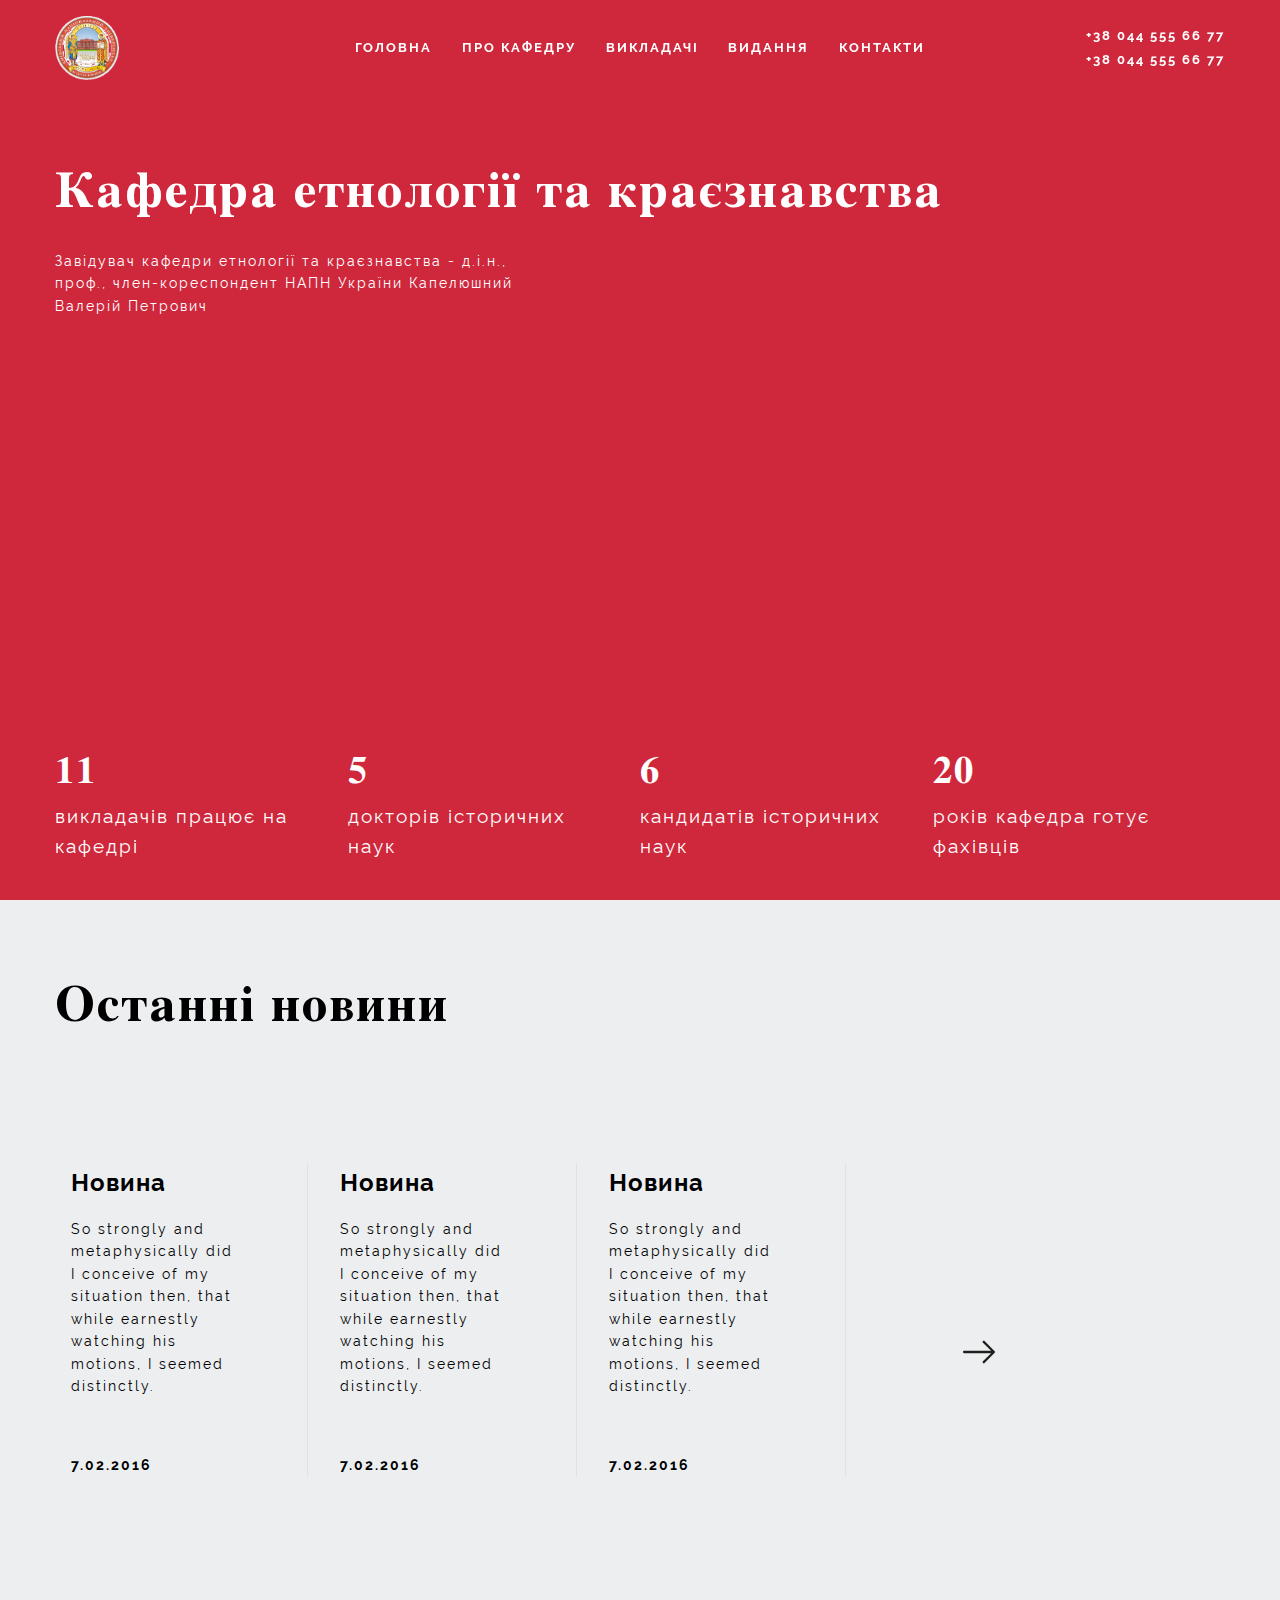
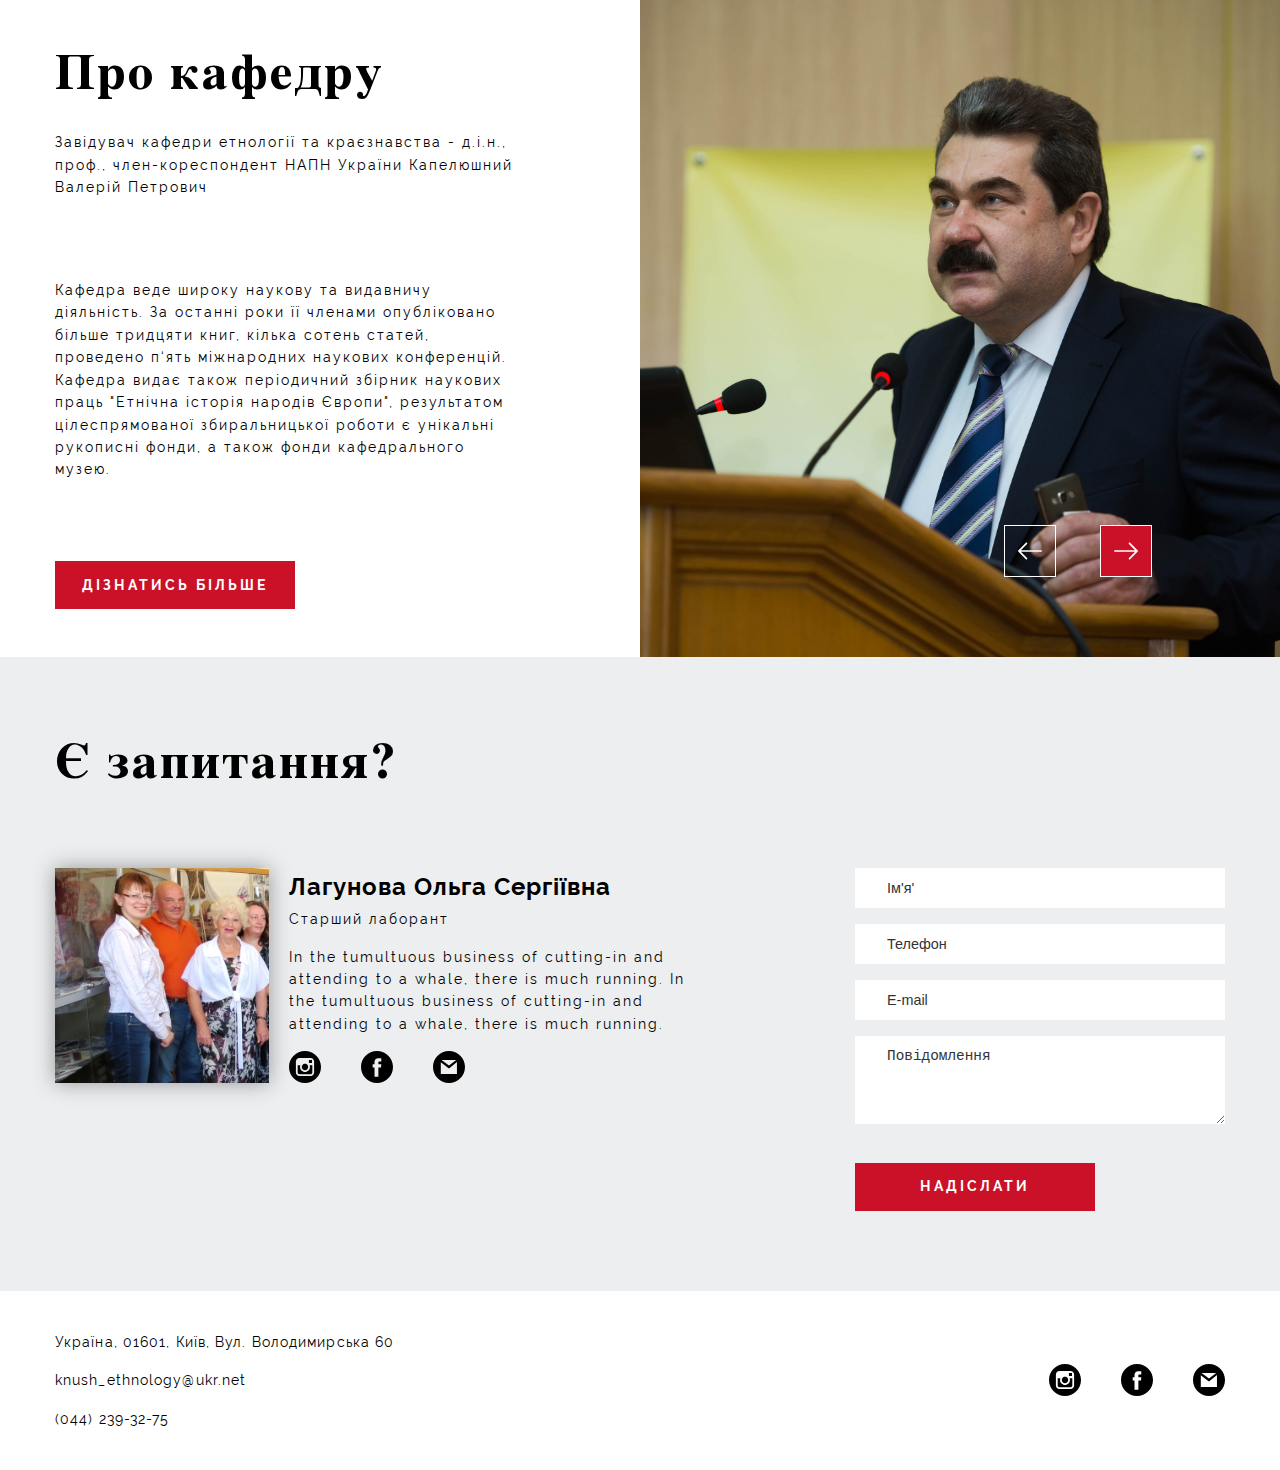
<file: index.html>
<!DOCTYPE html>
<html lang="ru">
  <head>
    <title></title>
    <meta charset="utf-8"/>
    <meta content="" name="author"/>
    <meta content="" name="description"/>
    <meta name="viewport" content="width=device-width, initial-scale=1.0"/>
    <meta name="HandheldFriendly" content="true"/>
    <meta name="format-detection" content="telephone=no"/>
    <meta content="IE=edge" http-equiv="X-UA-Compatible"/>
    <link rel="shortcut icon" href="img/favicon/favicon.png" type="image/x-icon"/>
    <link rel="apple-touch-icon" href="img/favicon/apple-touch-icon.png"/>
    <link rel="apple-touch-icon" sizes="72x72" href="img/favicon/apple-touch-icon-72x72.png"/>
    <link rel="apple-touch-icon" sizes="114x114" href="img/favicon/apple-touch-icon-114x114.png"/>
    <link rel="apple-touch-icon" sizes="144x144" href="img/favicon/apple-touch-icon-144x144.png"/>
    <link rel="apple-touch-icon" sizes="152x152" href="img/favicon/apple-touch-icon-152x152.png"/>
    <link rel="apple-touch-icon" sizes="180x180" href="img/favicon/apple-touch-icon-180x180.png"/>
    <link rel="stylesheet" href="css/vendor.css">
    <link rel="stylesheet" href="css/main.css">
  </head>
  <body>
    <div class="wrapper">
      <header class="header">
        <div class="container">
          <div class="header__inner">
            <div class="header__logo"><img class="header__logo-img" src="img/logo/logo.gif" alt="" role="presentation"/>
            </div>
            <nav class="header__nav"><a class="header__nav-item" href="index.html">Головна</a><a class="header__nav-item" href="about.html">Про кафедру</a><a class="header__nav-item" href="teachers.html">Викладачі</a><a class="header__nav-item" href="http://ethnic.history.univ.kiev.ua/" target="_blank">Видання</a><a class="header__nav-item" href="contacts.html">Контакти</a>
              <div class="header__nav-item header__nav-item--contacts"><a class="header__nav-item">+38 044 555 66 77</a><a class="header__nav-item">+38 044 555 66 77</a>
              </div>
            </nav>
            <div class="header__contacts"><a class="header__contacts-item">+38 044 555 66 77</a><a class="header__contacts-item">+38 044 555 66 77</a>
            </div>
            <div class="header__hamb">
              <div>
              </div>
              <div>
              </div>
              <div>
              </div>
            </div>
          </div>
        </div>
      </header>
      <main class="index" role="main">
        <section class="index-start" style="background-image: url(https://img.tsn.ua/cached/1469711365/tsn-ec97a3c0a2ace5bfabc1ed73666af320/thumbs/1340x530/39/e3/6e1474deaaeba4f28aa7be730a58e339.jpg)">
          <div class="container">
            <div class="index-start__inner">
              <div>
                <h3 class="title title--light">Кафедра етнології та краєзнавства
                </h3>
                <p class="index-start__text">Завідувач кафедри етнології та краєзнавства - д.і.н., проф., член-кореспондент НАПН України Капелюшний Валерій Петрович
                </p>
              </div>
              <div class="info_block">
                <div class="info_block__item">
                  <p class="info_block__item-title">11
                  </p>
                  <p class="info_block__item-text">викладачів працює на кафедрі
                  </p>
                </div>
                <div class="info_block__item">
                  <p class="info_block__item-title">5
                  </p>
                  <p class="info_block__item-text">докторів історичних наук
                  </p>
                </div>
                <div class="info_block__item">
                  <p class="info_block__item-title">6
                  </p>
                  <p class="info_block__item-text">кандидатів історичних наук
                  </p>
                </div>
                <div class="info_block__item">
                  <p class="info_block__item-title">20
                  </p>
                  <p class="info_block__item-text">років кафедра готує фахівців
                  </p>
                </div>
              </div>
            </div>
          </div>
        </section>
        <section class="news_block">
          <div class="container">
            <h3 class="title">Останні новини
            </h3>
            <div class="news_block__inner">
              <div class="news_block__item">
                <div class="news_block__item-body">
                  <h3 class="news_block__item-title">Новина
                  </h3>
                  <p class="news_block__item-text">So strongly and metaphysically did I conceive of my situation then, that while earnestly watching his motions, I seemed distinctly.
                  </p>
                  <p class="news_block__item-date">7.02.2016
                  </p>
                </div><a class="news_block__item-btn" href="#">
                <p>Читати
                </p>
                <svg version="1.1" xmlns="http://www.w3.org/2000/svg" xmlns:xlink="http://www.w3.org/1999/xlink" x="0px" y="0px" viewbox="0 0 31.49 31.49" style="enable-background:new 0 0 31.49 31.49;" xml:space="preserve">
                  <path style="fill:#1E201D;" d="M21.205,5.007c-0.429-0.444-1.143-0.444-1.587,0c-0.429,0.429-0.429,1.143,0,1.571l8.047,8.047H1.111              C0.492,14.626,0,15.118,0,15.737c0,0.619,0.492,1.127,1.111,1.127h26.554l-8.047,8.032c-0.429,0.444-0.429,1.159,0,1.587              c0.444,0.444,1.159,0.444,1.587,0l9.952-9.952c0.444-0.429,0.444-1.143,0-1.571L21.205,5.007z">   </path>
                </svg></a>
              </div>
              <div class="news_block__item">
                <div class="news_block__item-body">
                  <h3 class="news_block__item-title">Новина
                  </h3>
                  <p class="news_block__item-text">So strongly and metaphysically did I conceive of my situation then, that while earnestly watching his motions, I seemed distinctly.
                  </p>
                  <p class="news_block__item-date">7.02.2016
                  </p>
                </div><a class="news_block__item-btn" href="#">
                <p>Читати
                </p>
                <svg version="1.1" xmlns="http://www.w3.org/2000/svg" xmlns:xlink="http://www.w3.org/1999/xlink" x="0px" y="0px" viewbox="0 0 31.49 31.49" style="enable-background:new 0 0 31.49 31.49;" xml:space="preserve">
                  <path style="fill:#1E201D;" d="M21.205,5.007c-0.429-0.444-1.143-0.444-1.587,0c-0.429,0.429-0.429,1.143,0,1.571l8.047,8.047H1.111              C0.492,14.626,0,15.118,0,15.737c0,0.619,0.492,1.127,1.111,1.127h26.554l-8.047,8.032c-0.429,0.444-0.429,1.159,0,1.587              c0.444,0.444,1.159,0.444,1.587,0l9.952-9.952c0.444-0.429,0.444-1.143,0-1.571L21.205,5.007z">   </path>
                </svg></a>
              </div>
              <div class="news_block__item">
                <div class="news_block__item-body">
                  <h3 class="news_block__item-title">Новина
                  </h3>
                  <p class="news_block__item-text">So strongly and metaphysically did I conceive of my situation then, that while earnestly watching his motions, I seemed distinctly.
                  </p>
                  <p class="news_block__item-date">7.02.2016
                  </p>
                </div><a class="news_block__item-btn" href="#">
                <p>Читати
                </p>
                <svg version="1.1" xmlns="http://www.w3.org/2000/svg" xmlns:xlink="http://www.w3.org/1999/xlink" x="0px" y="0px" viewbox="0 0 31.49 31.49" style="enable-background:new 0 0 31.49 31.49;" xml:space="preserve">
                  <path style="fill:#1E201D;" d="M21.205,5.007c-0.429-0.444-1.143-0.444-1.587,0c-0.429,0.429-0.429,1.143,0,1.571l8.047,8.047H1.111              C0.492,14.626,0,15.118,0,15.737c0,0.619,0.492,1.127,1.111,1.127h26.554l-8.047,8.032c-0.429,0.444-0.429,1.159,0,1.587              c0.444,0.444,1.159,0.444,1.587,0l9.952-9.952c0.444-0.429,0.444-1.143,0-1.571L21.205,5.007z">   </path>
                </svg></a>
              </div>
              <div class="news_block__btn">
                <p class="news_block__btn-text">Всі новини
                </p><a class="news_block__btn-svg">
                <svg version="1.1" xmlns="http://www.w3.org/2000/svg" xmlns:xlink="http://www.w3.org/1999/xlink" x="0px" y="0px" viewbox="0 0 31.49 31.49" style="enable-background:new 0 0 31.49 31.49;" xml:space="preserve">
                  <path style="fill:#1E201D;" d="M21.205,5.007c-0.429-0.444-1.143-0.444-1.587,0c-0.429,0.429-0.429,1.143,0,1.571l8.047,8.047H1.111              C0.492,14.626,0,15.118,0,15.737c0,0.619,0.492,1.127,1.111,1.127h26.554l-8.047,8.032c-0.429,0.444-0.429,1.159,0,1.587              c0.444,0.444,1.159,0.444,1.587,0l9.952-9.952c0.444-0.429,0.444-1.143,0-1.571L21.205,5.007z"></path>
                </svg></a>
              </div>
            </div>
          </div>
        </section>
        <div class="about_block">
          <div class="container">
            <div class="about_block__inner">
              <h3 class="title">Про кафедру
              </h3>
              <p class="about_block__desc">Завідувач кафедри етнології та краєзнавства - д.і.н., проф., член-кореспондент НАПН України Капелюшний Валерій Петрович
              </p>
              <p class="about_block__text">Кафедра веде широку наукову та видавничу діяльність. За останні роки її членами опубліковано більше тридцяти книг, кілька сотень статей, проведено п‘ять міжнародних наукових конференцій. Кафедра видає також періодичний збірник наукових праць "Етнічна історія народів Європи", результатом цілеспрямованої збиральницької роботи є унікальні рукописні фонди, а також фонди кафедрального музею.
              </p><a class="btn" href="about.html">Дізнатись більше</a>
            </div>
          </div>
          <div class="about_block__gallery">
            <div class="about_block__gallery-item" style="background-image: url(img/1.jpg)">
            </div>
            <div class="about_block__gallery-item" style="background-image: url(img/2.jpg)">
            </div>
            <div class="about_block__gallery-item" style="background-image: url(img/4.jpg)">
            </div>
          </div>
        </div>
        <div class="contact_block">
          <div class="container">
            <h3 class="title">Є запитання?
            </h3>
            <div class="contact_block__inner">
              <div class="contact_block__left">
                <div class="contact_block__info">
                  <div class="contact_block__info-img" style="background-image: url(img/contacts.jpg)">
                  </div>
                  <div class="contact_block__info-block">
                    <div>
                      <h3 class="contact_block__info-name">Лагунова Ольга Сергіївна
                      </h3>
                      <p class="contact_block__info-pos">Старший лаборант
                      </p>
                    </div>
                    <p class="contact_block__info-text">In the tumultuous business of cutting-in and attending to a whale, there is much running. In the tumultuous business of cutting-in and attending to a whale, there is much running.
                    </p>
                    <div class="contact_block__info-socials"><a class="contact_block__info-socials-item contact_block__info-socials-item--ig" href="#">
                      <svg version="1.1" xmlns="http://www.w3.org/2000/svg" xmlns:xlink="http://www.w3.org/1999/xlink" x="0px" y="0px" width="49.652px" height="49.652px" viewbox="0 0 49.652 49.652" style="enable-background:new 0 0 49.652 49.652;" xml:space="preserve">
                        <path d="M24.825,29.796c2.739,0,4.972-2.229,4.972-4.97c0-1.082-0.354-2.081-0.94-2.897c-0.903-1.252-2.371-2.073-4.029-2.073                    c-1.659,0-3.126,0.82-4.031,2.072c-0.588,0.816-0.939,1.815-0.94,2.897C19.854,27.566,22.085,29.796,24.825,29.796z"></path>
                        <polygon points="35.678,18.746 35.678,14.58 35.678,13.96 35.055,13.962 30.891,13.975 30.907,18.762 			"></polygon>
                        <path d="M24.826,0C11.137,0,0,11.137,0,24.826c0,13.688,11.137,24.826,24.826,24.826c13.688,0,24.826-11.138,24.826-24.826                    C49.652,11.137,38.516,0,24.826,0z M38.945,21.929v11.56c0,3.011-2.448,5.458-5.457,5.458H16.164                    c-3.01,0-5.457-2.447-5.457-5.458v-11.56v-5.764c0-3.01,2.447-5.457,5.457-5.457h17.323c3.01,0,5.458,2.447,5.458,5.457V21.929z"></path>
                        <path d="M32.549,24.826c0,4.257-3.464,7.723-7.723,7.723c-4.259,0-7.722-3.466-7.722-7.723c0-1.024,0.204-2.003,0.568-2.897                    h-4.215v11.56c0,1.494,1.213,2.704,2.706,2.704h17.323c1.491,0,2.706-1.21,2.706-2.704v-11.56h-4.217                    C32.342,22.823,32.549,23.802,32.549,24.826z"></path>
                      </svg></a><a class="contact_block__info-socials-item contact_block__info-socials-item--fb" href="#">
                      <svg version="1.1" xmlns="http://www.w3.org/2000/svg" xmlns:xlink="http://www.w3.org/1999/xlink" x="0px" y="0px" width="49.652px" height="49.652px" viewbox="0 0 49.652 49.652" style="enable-background:new 0 0 49.652 49.652;" xml:space="preserve">
                        <path d="M24.826,0C11.137,0,0,11.137,0,24.826c0,13.688,11.137,24.826,24.826,24.826c13.688,0,24.826-11.138,24.826-24.826                    C49.652,11.137,38.516,0,24.826,0z M31,25.7h-4.039c0,6.453,0,14.396,0,14.396h-5.985c0,0,0-7.866,0-14.396h-2.845v-5.088h2.845                    v-3.291c0-2.357,1.12-6.04,6.04-6.04l4.435,0.017v4.939c0,0-2.695,0-3.219,0c-0.524,0-1.269,0.262-1.269,1.386v2.99h4.56L31,25.7z                    "></path>
                      </svg></a><a class="contact_block__info-socials-item contact_block__info-socials-item--mail" href="#">
                      <svg version="1.1" xmlns="http://www.w3.org/2000/svg" xmlns:xlink="http://www.w3.org/1999/xlink" x="0px" y="0px" viewbox="0 0 216 216" style="enable-background:new 0 0 216 216;" xml:space="preserve">
                        <path d="M108,0C48.353,0,0,48.353,0,108s48.353,108,108,108s108-48.353,108-108S167.647,0,108,0z M156.657,60L107.96,98.498                    L57.679,60H156.657z M161.667,156h-109V76.259l50.244,38.11c1.347,1.03,3.34,1.545,4.947,1.545c1.645,0,3.073-0.54,4.435-1.616                    l49.374-39.276V156z"></path>
                      </svg></a>
                    </div>
                  </div>
                </div>
              </div>
              <div class="contact_block__right">
                <form class="contact_block__form">
                  <div class="contact_block__form-item"><input class="input" placeholder="Ім'я'" name="" type="text"/>
                  </div>
                  <div class="contact_block__form-item"><input class="input" placeholder="Телефон" name="" type="text"/>
                  </div>
                  <div class="contact_block__form-item"><input class="input" placeholder="E-mail" name="" type="text"/>
                  </div>
                  <div class="contact_block__form-item"><textarea class="textarea" placeholder="Повідомлення" name="" rows="4" type="text"></textarea>
                  </div><a class="contact_block__form-btn btn" type="submit">Надіслати</a>
                </form>
              </div>
            </div>
          </div>
        </div>
      </main>
    </div>
    <footer class="footer">
      <div class="container">
        <div class="footer__inner">
          <div class="footer__info">
            <p class="footer__info-item">Україна, 01601, Київ, Вул. Володимирська 60
            </p><a class="footer__info-item" href="mailto:knush_ethnology@ukr.net">knush_ethnology@ukr.net</a><a class="footer__info-item" href="tel:0442393275">(044) 239-32-75</a>
          </div>
          <div class="footer__right">
            <div class="footer__socials"><a class="footer__socials-item footer__socials-item--ig" href="#">
              <svg version="1.1" xmlns="http://www.w3.org/2000/svg" xmlns:xlink="http://www.w3.org/1999/xlink" x="0px" y="0px" width="49.652px" height="49.652px" viewbox="0 0 49.652 49.652" style="enable-background:new 0 0 49.652 49.652;" xml:space="preserve">
                <path d="M24.825,29.796c2.739,0,4.972-2.229,4.972-4.97c0-1.082-0.354-2.081-0.94-2.897c-0.903-1.252-2.371-2.073-4.029-2.073                c-1.659,0-3.126,0.82-4.031,2.072c-0.588,0.816-0.939,1.815-0.94,2.897C19.854,27.566,22.085,29.796,24.825,29.796z"></path>
                <polygon points="35.678,18.746 35.678,14.58 35.678,13.96 35.055,13.962 30.891,13.975 30.907,18.762 			"></polygon>
                <path d="M24.826,0C11.137,0,0,11.137,0,24.826c0,13.688,11.137,24.826,24.826,24.826c13.688,0,24.826-11.138,24.826-24.826                C49.652,11.137,38.516,0,24.826,0z M38.945,21.929v11.56c0,3.011-2.448,5.458-5.457,5.458H16.164                c-3.01,0-5.457-2.447-5.457-5.458v-11.56v-5.764c0-3.01,2.447-5.457,5.457-5.457h17.323c3.01,0,5.458,2.447,5.458,5.457V21.929z"></path>
                <path d="M32.549,24.826c0,4.257-3.464,7.723-7.723,7.723c-4.259,0-7.722-3.466-7.722-7.723c0-1.024,0.204-2.003,0.568-2.897                h-4.215v11.56c0,1.494,1.213,2.704,2.706,2.704h17.323c1.491,0,2.706-1.21,2.706-2.704v-11.56h-4.217                C32.342,22.823,32.549,23.802,32.549,24.826z"></path>
              </svg></a><a class="footer__socials-item footer__socials-item--fb" href="#">
              <svg version="1.1" xmlns="http://www.w3.org/2000/svg" xmlns:xlink="http://www.w3.org/1999/xlink" x="0px" y="0px" width="49.652px" height="49.652px" viewbox="0 0 49.652 49.652" style="enable-background:new 0 0 49.652 49.652;" xml:space="preserve">
                <path d="M24.826,0C11.137,0,0,11.137,0,24.826c0,13.688,11.137,24.826,24.826,24.826c13.688,0,24.826-11.138,24.826-24.826                C49.652,11.137,38.516,0,24.826,0z M31,25.7h-4.039c0,6.453,0,14.396,0,14.396h-5.985c0,0,0-7.866,0-14.396h-2.845v-5.088h2.845                v-3.291c0-2.357,1.12-6.04,6.04-6.04l4.435,0.017v4.939c0,0-2.695,0-3.219,0c-0.524,0-1.269,0.262-1.269,1.386v2.99h4.56L31,25.7z                "></path>
              </svg></a><a class="footer__socials-item footer__socials-item--mail" href="#">
              <svg version="1.1" xmlns="http://www.w3.org/2000/svg" xmlns:xlink="http://www.w3.org/1999/xlink" x="0px" y="0px" viewbox="0 0 216 216" style="enable-background:new 0 0 216 216;" xml:space="preserve">
                <path d="M108,0C48.353,0,0,48.353,0,108s48.353,108,108,108s108-48.353,108-108S167.647,0,108,0z M156.657,60L107.96,98.498                L57.679,60H156.657z M161.667,156h-109V76.259l50.244,38.11c1.347,1.03,3.34,1.545,4.947,1.545c1.645,0,3.073-0.54,4.435-1.616                l49.374-39.276V156z"></path>
              </svg></a>
            </div>
          </div>
        </div>
      </div>
    </footer>
    <script src="js/vendor.js"></script>
    <script src="js/main.js"></script>
  </body>
</html>
</file>
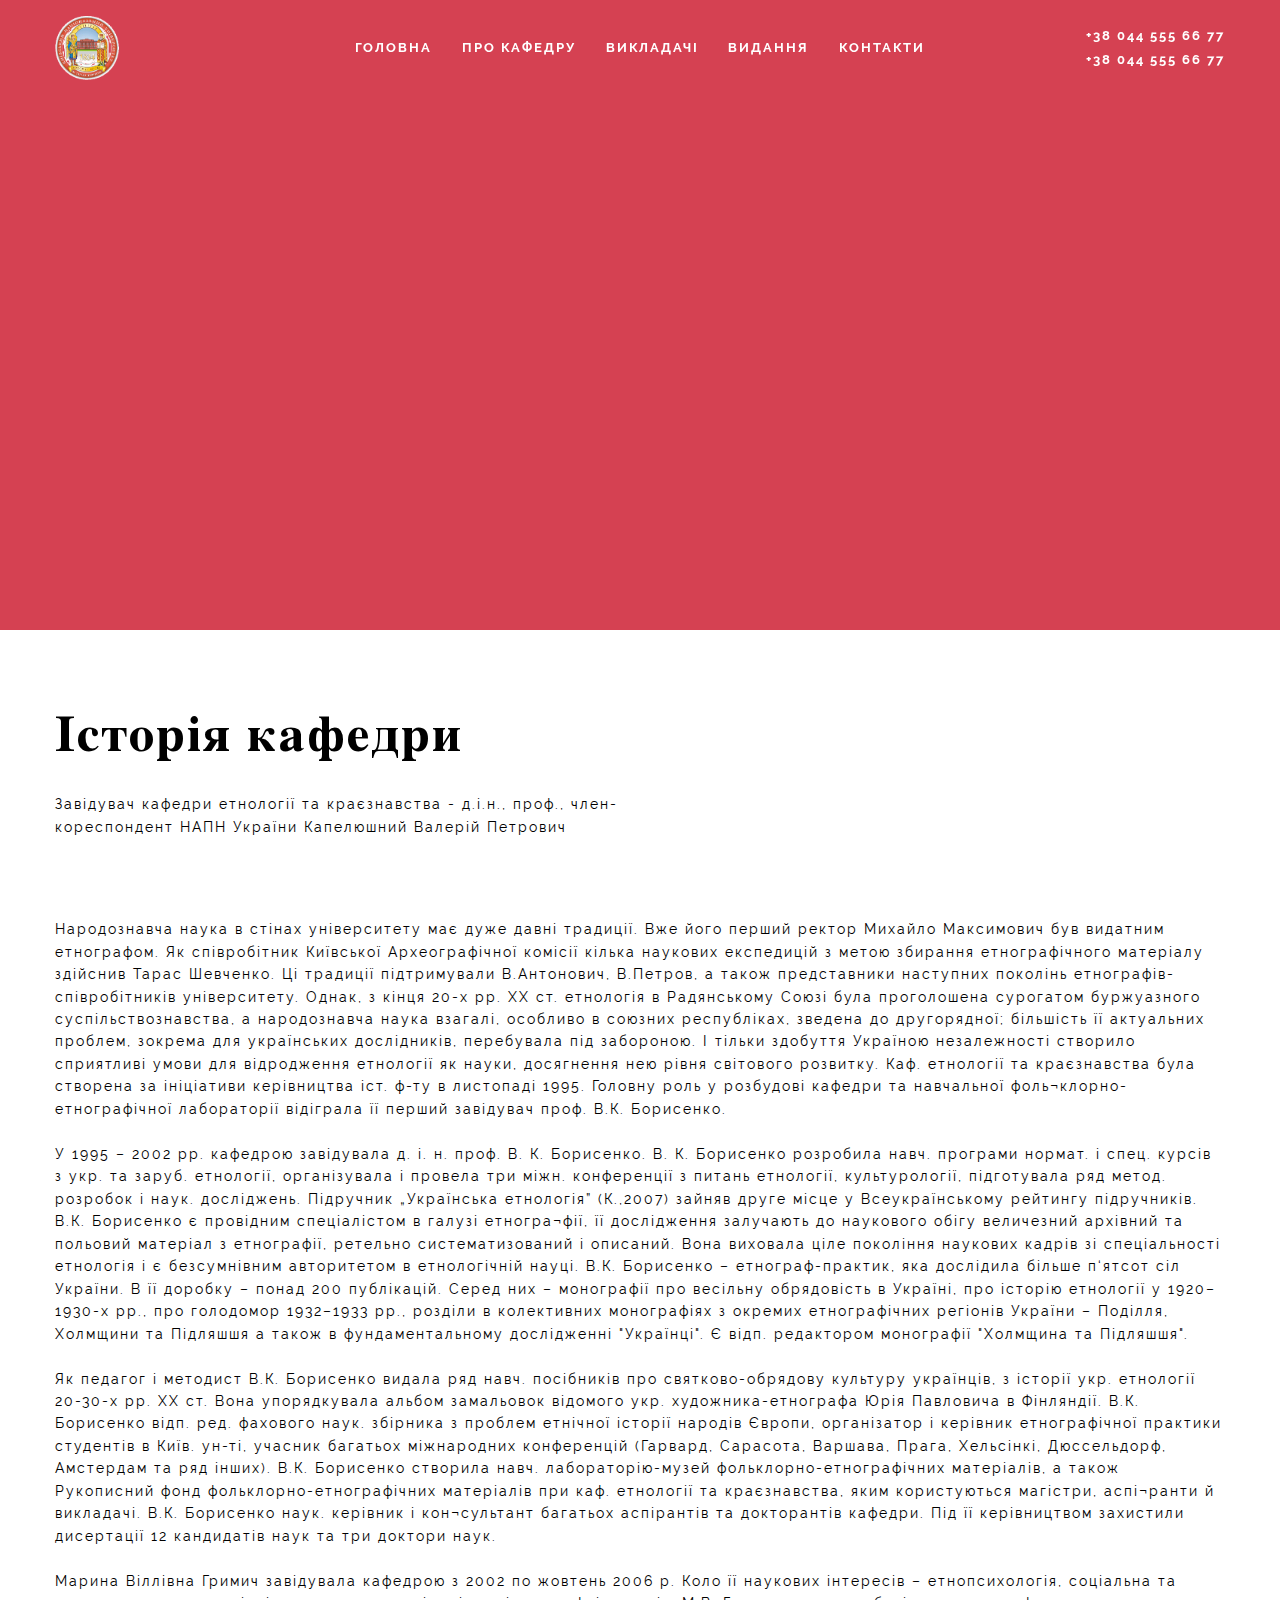
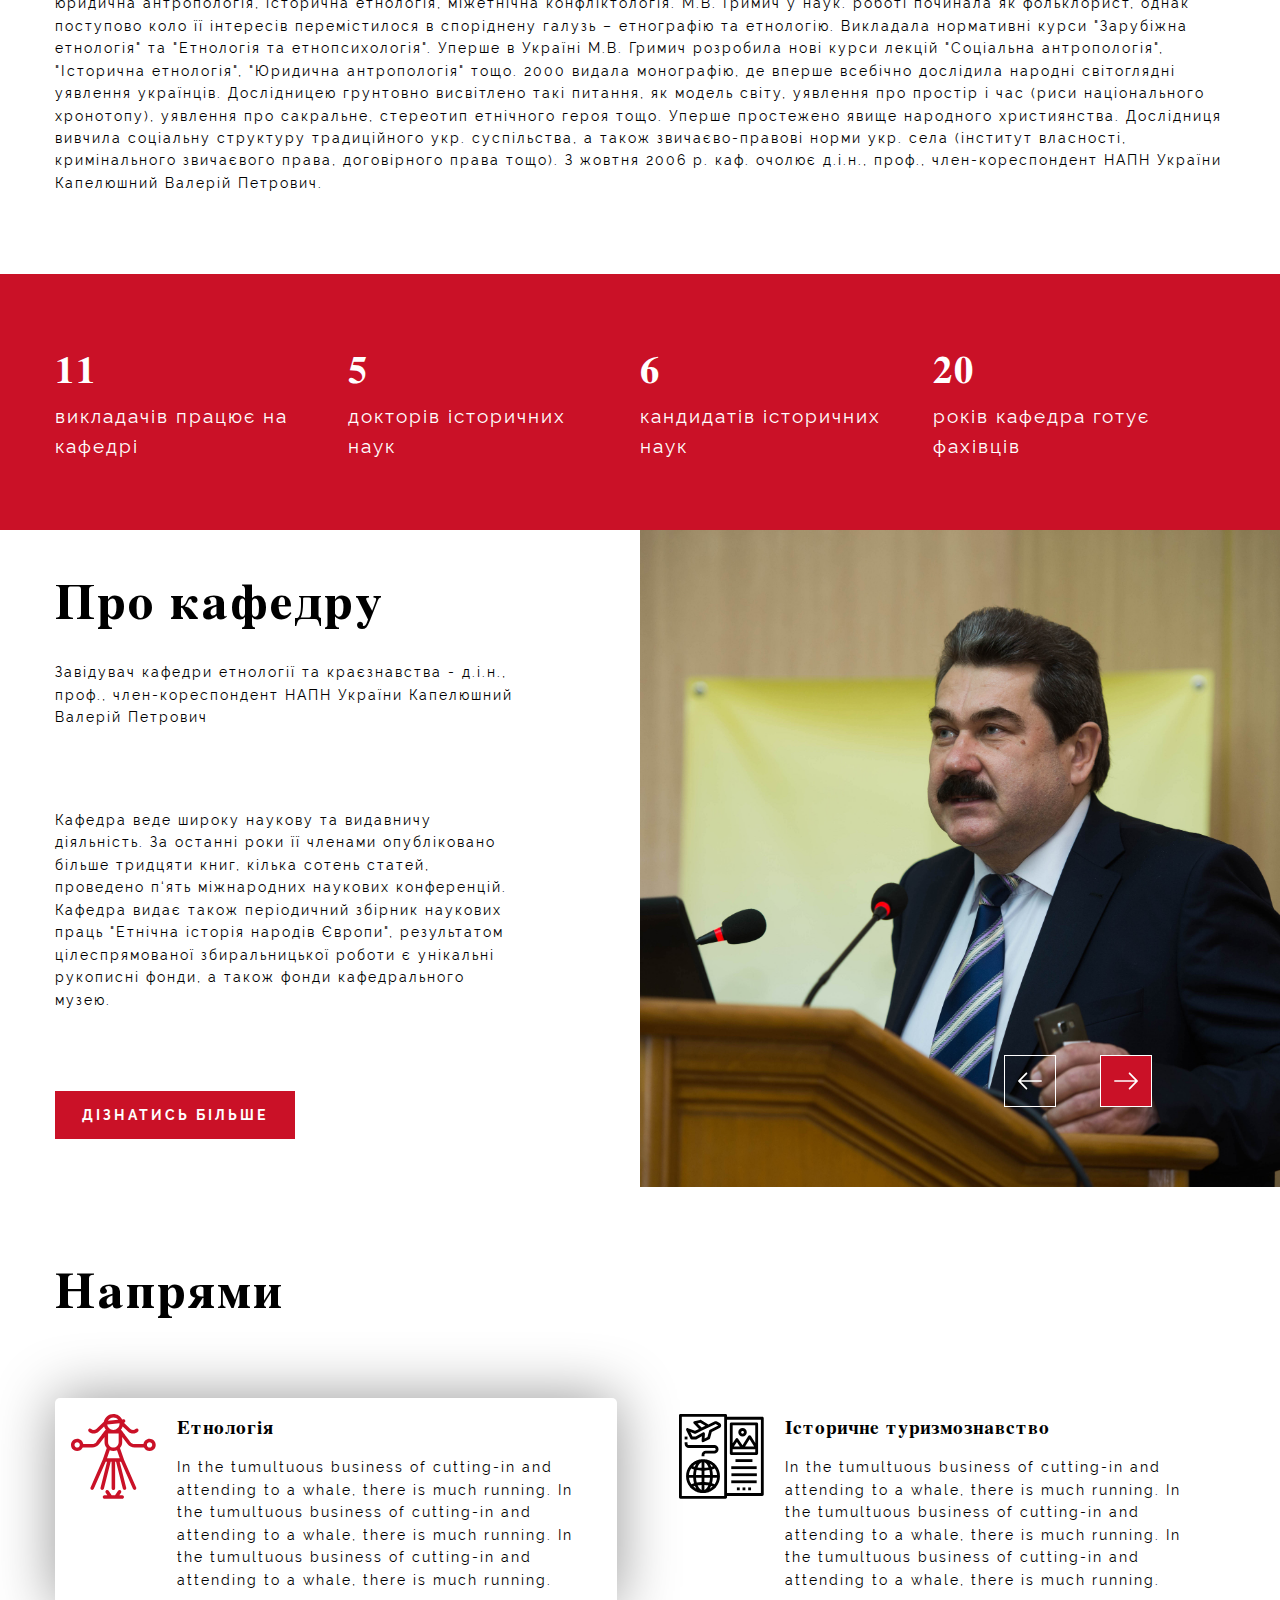
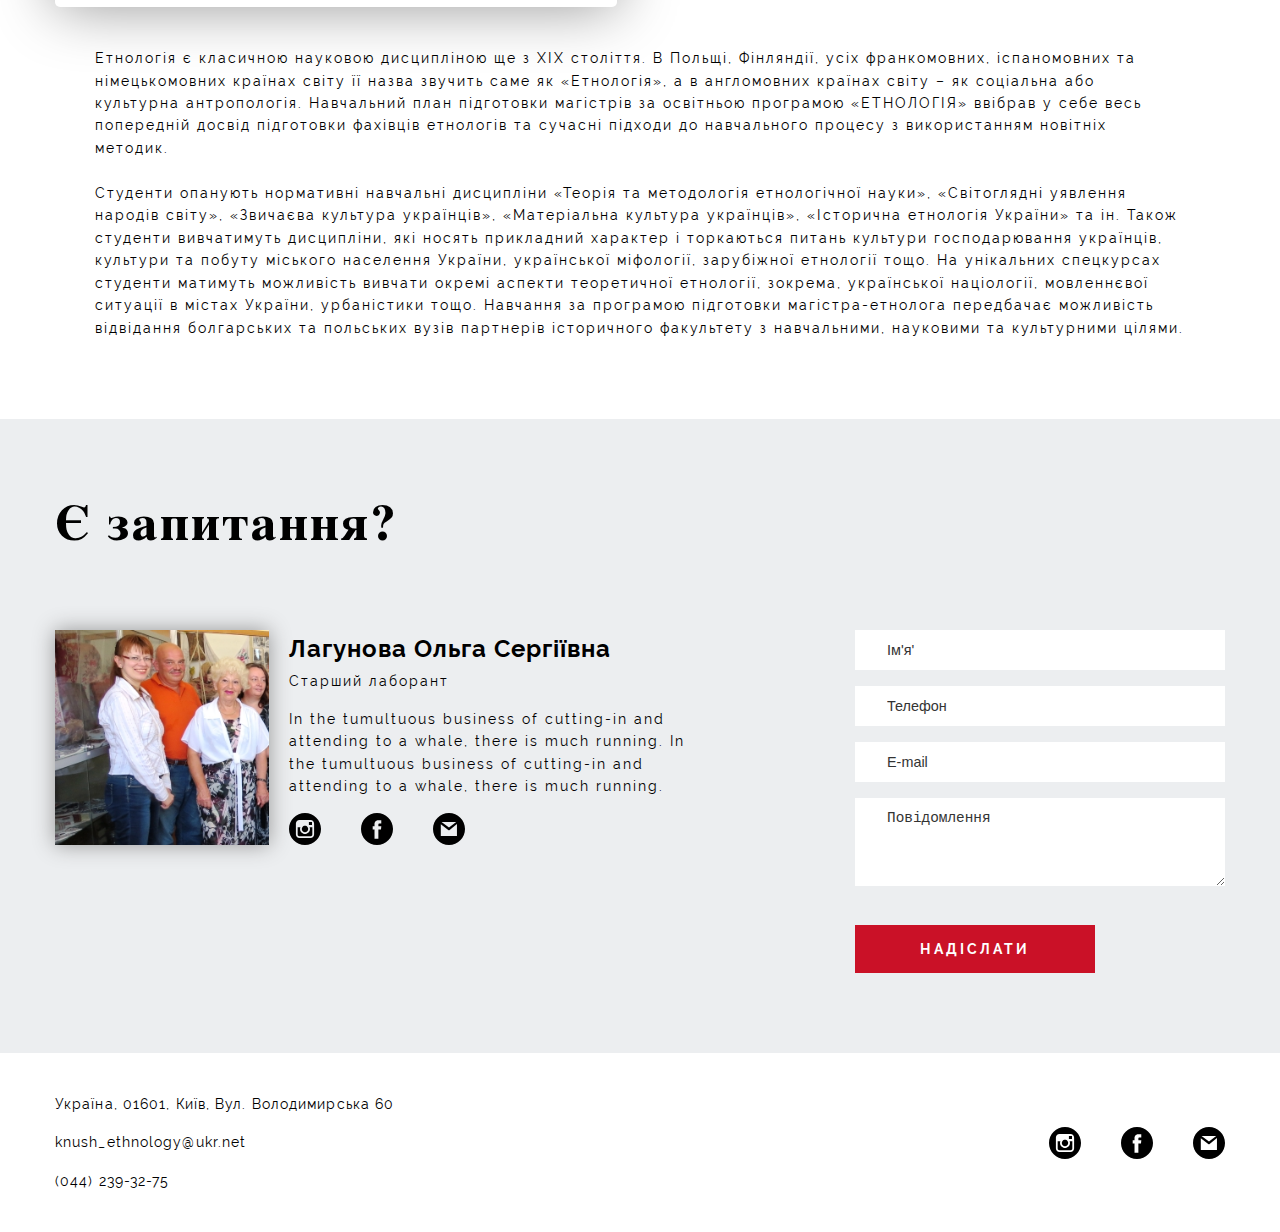
<file: about.html>
<!DOCTYPE html>
<html lang="ru">
  <head>
    <title></title>
    <meta charset="utf-8"/>
    <meta content="" name="author"/>
    <meta content="" name="description"/>
    <meta name="viewport" content="width=device-width, initial-scale=1.0"/>
    <meta name="HandheldFriendly" content="true"/>
    <meta name="format-detection" content="telephone=no"/>
    <meta content="IE=edge" http-equiv="X-UA-Compatible"/>
    <link rel="shortcut icon" href="img/favicon/favicon.png" type="image/x-icon"/>
    <link rel="apple-touch-icon" href="img/favicon/apple-touch-icon.png"/>
    <link rel="apple-touch-icon" sizes="72x72" href="img/favicon/apple-touch-icon-72x72.png"/>
    <link rel="apple-touch-icon" sizes="114x114" href="img/favicon/apple-touch-icon-114x114.png"/>
    <link rel="apple-touch-icon" sizes="144x144" href="img/favicon/apple-touch-icon-144x144.png"/>
    <link rel="apple-touch-icon" sizes="152x152" href="img/favicon/apple-touch-icon-152x152.png"/>
    <link rel="apple-touch-icon" sizes="180x180" href="img/favicon/apple-touch-icon-180x180.png"/>
    <link rel="stylesheet" href="css/vendor.css">
    <link rel="stylesheet" href="css/main.css">
  </head>
  <body>
    <div class="wrapper">
      <header class="header">
        <div class="container">
          <div class="header__inner">
            <div class="header__logo"><img class="header__logo-img" src="img/logo/logo.gif" alt="" role="presentation"/>
            </div>
            <nav class="header__nav"><a class="header__nav-item" href="index.html">Головна</a><a class="header__nav-item" href="about.html">Про кафедру</a><a class="header__nav-item" href="teachers.html">Викладачі</a><a class="header__nav-item" href="http://ethnic.history.univ.kiev.ua/" target="_blank">Видання</a><a class="header__nav-item" href="contacts.html">Контакти</a>
              <div class="header__nav-item header__nav-item--contacts"><a class="header__nav-item">+38 044 555 66 77</a><a class="header__nav-item">+38 044 555 66 77</a>
              </div>
            </nav>
            <div class="header__contacts"><a class="header__contacts-item">+38 044 555 66 77</a><a class="header__contacts-item">+38 044 555 66 77</a>
            </div>
            <div class="header__hamb">
              <div>
              </div>
              <div>
              </div>
              <div>
              </div>
            </div>
          </div>
        </div>
      </header>
      <main class="about" role="main"> 
        <section class="about-start" style="background-image: url(https://img.tsn.ua/cached/1469711365/tsn-ec97a3c0a2ace5bfabc1ed73666af320/thumbs/1340x530/39/e3/6e1474deaaeba4f28aa7be730a58e339.jpg)">
        </section>
        <section class="about-history">
          <div class="container">
            <div class="about-history__info">
              <h3 class="title">Історія кафедри
              </h3>
              <p class="about-history__info-text">Завідувач кафедри етнології та краєзнавства - д.і.н., проф., член-кореспондент НАПН України Капелюшний Валерій Петрович
              </p>
            </div>
            <div class="about-history__text"> 
              <p>Народознавча наука в стінах університету має дуже давні традиції. Вже його перший ректор Михайло Максимович був видатним етнографом. Як співробітник Київської Археографічної комісії кілька наукових експедицій з метою збирання етнографічного матеріалу здійснив Тарас Шевченко. Ці традиції підтримували В.Антонович, В.Петров, а також представники наступних поколінь етнографів-співробітників університету. Однак, з кінця 20-х рр. XX ст. етнологія в Радянському Союзі була проголошена сурогатом буржуазного суспільствознавства, а народознавча наука взагалі, особливо в союзних республіках, зведена до другорядної; більшість її актуальних проблем, зокрема для українських дослідників, перебувала під забороною. І тільки здобуття Україною незалежності створило сприятливі умови для відродження етнології як науки, досягнення нею рівня світового розвитку. Каф. етнології та краєзнавства була створена за ініціативи керівництва іст. ф-ту в листопаді 1995. Головну роль у розбудові кафедри та навчальної фоль¬клорно-етнографічної лабораторії відіграла її перший завідувач проф. В.К. Борисенко.
              </p><br>
              <p>У 1995 – 2002 рр. кафедрою завідувала д. і. н. проф. В. К. Борисенко. В. К. Борисенко розробила навч. програми нормат. і спец. курсів з укр. та заруб. етнології, організувала і провела три міжн. конференції з питань етнології, культурології, підготувала ряд метод. розробок і наук. досліджень. Підручник „Українська етнологія” (К.,2007) зайняв друге місце у Всеукраїнському рейтингу підручників. В.К. Борисенко є провідним спеціалістом в галузі етногра¬фії, її дослідження залучають до наукового обігу величезний архівний та польовий матеріал з етнографії, ретельно систематизований і описаний. Вона виховала ціле покоління наукових кадрів зі спеціальності етнологія і є безсумнівним авторитетом в етнологічній науці. В.К. Борисенко – етнограф-практик, яка дослідила більше п‘ятсот сіл України. В її доробку – понад 200 публікацій. Серед них – монографії про весільну обрядовість в Україні, про історію етнології у 1920–1930-х рр., про голодомор 1932–1933 рр., розділи в колективних монографіях з окремих етнографічних регіонів України – Поділля, Холмщини та Підляшшя а також в фундаментальному дослідженні "Українці". Є відп. редактором монографії "Холмщина та Підляшшя". 
              </p><br>
              <p>Як педагог і методист В.К. Борисенко видала ряд навч. посібників про святково-обрядову культуру українців, з історії укр. етнології 20-30-х рр. XX ст. Вона упорядкувала альбом замальовок відомого укр. художника-етнографа Юрія Павловича в Фінляндії. В.К. Борисенко відп. ред. фахового наук. збірника з проблем етнічної історії народів Європи, організатор і керівник етнографічної практики студентів в Київ. ун-ті, учасник багатьох міжнародних конференцій (Гарвард, Сарасота, Варшава, Прага, Хельсінкі, Дюссельдорф, Амстердам та ряд інших). В.К. Борисенко створила навч. лабораторію-музей фольклорно-етнографічних матеріалів, а також Рукописний фонд фольклорно-етнографічних матеріалів при каф. етнології та краєзнавства, яким користуються магістри, аспі¬ранти й викладачі. В.К. Борисенко наук. керівник і кон¬сультант багатьох аспірантів та докторантів кафедри. Під її керівництвом захистили дисертації 12 кандидатів наук та три доктори наук. 
              </p><br>
              <p>Марина Віллівна Гримич завідувала кафедрою з 2002 по жовтень 2006 р. Коло її наукових інтересів – етнопсихологія, соціальна та юридична антропологія, історична етнологія, міжетнічна конфліктологія. М.В. Гримич у наук. роботі починала як фольклорист, однак поступово коло її інтересів перемістилося в споріднену галузь – етнографію та етнологію. Викладала нормативні курси "Зарубіжна етнологія" та "Етнологія та етнопсихологія". Уперше в Україні М.В. Гримич розробила нові курси лекцій "Соціальна антропологія", "Історична етнологія", "Юридична антропологія" тощо. 2000 видала монографію, де вперше всебічно дослідила народні світоглядні уявлення українців. Дослідницею грунтовно висвітлено такі питання, як модель світу, уявлення про простір і час (риси національного хронотопу), уявлення про сакральне, стереотип етнічного героя тощо. Уперше простежено явище народного християнства. Дослідниця вивчила соціальну структуру традиційного укр. суспільства, а також звичаєво-правові норми укр. села (інститут власності, кримінального звичаєвого права, договірного права тощо). З жовтня 2006 р. каф. очолює д.і.н., проф., член-кореспондент НАПН України Капелюшний Валерій Петрович.  
              </p>
            </div>
          </div>
        </section>
        <section class="about-stats">
          <div class="container">
            <div class="info_block">
              <div class="info_block__item"> 
                <p class="info_block__item-title">11
                </p>
                <p class="info_block__item-text">викладачів працює на кафедрі
                </p>
              </div>
              <div class="info_block__item"> 
                <p class="info_block__item-title">5
                </p>
                <p class="info_block__item-text">докторів історичних наук
                </p>
              </div>
              <div class="info_block__item"> 
                <p class="info_block__item-title">6
                </p>
                <p class="info_block__item-text">кандидатів історичних наук
                </p>
              </div>
              <div class="info_block__item"> 
                <p class="info_block__item-title">20
                </p>
                <p class="info_block__item-text">років кафедра готує фахівців
                </p>
              </div>
            </div>
          </div>
        </section>
        <div class="about_block">
          <div class="container">
            <div class="about_block__inner">
              <h3 class="title">Про кафедру
              </h3>
              <p class="about_block__desc">Завідувач кафедри етнології та краєзнавства - д.і.н., проф., член-кореспондент НАПН України Капелюшний Валерій Петрович
              </p>
              <p class="about_block__text">Кафедра веде широку наукову та видавничу діяльність. За останні роки її членами опубліковано більше тридцяти книг, кілька сотень статей, проведено п‘ять міжнародних наукових конференцій. Кафедра видає також періодичний збірник наукових праць "Етнічна історія народів Європи", результатом цілеспрямованої збиральницької роботи є унікальні рукописні фонди, а також фонди кафедрального музею.
              </p><a class="btn" href="#" id="getAbout">Дізнатись більше</a>
            </div>
          </div>
          <div class="about_block__gallery">
            <div class="about_block__gallery-item" style="background-image: url(img/1.jpg)">
            </div>
            <div class="about_block__gallery-item" style="background-image: url(img/2.jpg)">
            </div>
            <div class="about_block__gallery-item" style="background-image: url(img/4.jpg)">
            </div>
          </div>
        </div>
        <section class="about-content">
          <div class="container">
            <p>In the tumultuous business of cutting-in and attending to a whale, there is much running backwards and forwards among the crew. Now hands are wanted here, and then again hands are wanted there. There is no staying in any one place; for at one and the same time everything has to be done everywhere. It is much the same with him who endeavors the description of the scene. We must now retrace our way a little. It was mentioned that upon first breaking ground in the whale's back, the blubber-hook was inserted into the original hole there cut by the spades of the mates. But how did so clumsy and weighty a mass as that same hook get fixed in that hole? It was inserted there by my particular friend Queequeg, whose duty it was, as harpooneer, to descend upon the monster's back for the special purpose referred to. But in very many cases, circumstances require that the harpooneer shall remain on the whale till the whole tensing or stripping operation is concluded. The whale, be it observed, lies almost entirely submerged, excepting the immediate parts operated upon. So down there, some ten feet below the level of the deck, the poor harpooneer flounders about, Half on the whale and half in the water, as the vast mass revolves like a tread-mill beneath him. On the occasion in question, Queequeg figured in the Highland costume—a shirt and socks—in which to my eyes, at least, he appeared to uncommon advantage; and no one had a better chance to observe him, as will presently be seen.
            </p><br>
            <p>In the tumultuous business of cutting-in and attending to a whale, there is much running backwards and forwards among the crew. Now hands are wanted here, and then again hands are wanted there. There is no staying in any one place; for at one and the same time everything has to be done everywhere. It is much the same with him who endeavors the description of the scene. We must now retrace our way a little. It was mentioned that upon first breaking ground in the whale's back, the blubber-hook was inserted into the original hole there cut by the spades of the mates. But how did so clumsy and weighty a mass as that same hook get fixed in that hole? It was inserted there by my particular friend Queequeg, whose duty it was, as harpooneer, to descend upon the monster's back for the special purpose referred to. But in very many cases, circumstances require that the harpooneer shall remain on the whale till the whole tensing or stripping operation is concluded. The whale, be it observed, lies almost entirely submerged, excepting the immediate parts operated upon. So down there, some ten feet below the level of the deck, the poor harpooneer flounders about, Half on the whale and half in the water, as the vast mass revolves like a tread-mill beneath him. On the occasion in question, Queequeg figured in the Highland costume—a shirt and socks—in which to my eyes, at least, he appeared to uncommon advantage; and no one had a better chance to observe him, as will presently be seen.
            </p><br>
            <p>In the tumultuous business of cutting-in and attending to a whale, there is much running backwards and forwards among the crew. Now hands are wanted here, and then again hands are wanted there. There is no staying in any one place; for at one and the same time everything has to be done everywhere. It is much the same with him who endeavors the description of the scene. We must now retrace our way a little. It was mentioned that upon first breaking ground in the whale's back, the blubber-hook was inserted into the original hole there cut by the spades of the mates. But how did so clumsy and weighty a mass as that same hook get fixed in that hole? It was inserted there by my particular friend Queequeg, whose duty it was, as harpooneer, to descend upon the monster's back for the special purpose referred to. But in very many cases, circumstances require that the harpooneer shall remain on the whale till the whole tensing or stripping operation is concluded. The whale, be it observed, lies almost entirely submerged, excepting the immediate parts operated upon. So down there, some ten feet below the level of the deck, the poor harpooneer flounders about, Half on the whale and half in the water, as the vast mass revolves like a tread-mill beneath him. On the occasion in question, Queequeg figured in the Highland costume—a shirt and socks—in which to my eyes, at least, he appeared to uncommon advantage; and no one had a better chance to observe him, as will presently be seen.
            </p>
          </div>
        </section>
        <section class="about-directions">
          <div class="container">
            <h3 class="title">Напрями
            </h3>
            <div class="about-directions__inner"> 
              <div class="about-directions__item about-directions__item--active" data-direct="ethnology"> 
                <div class="about-directions__item-svg">
                  <svg version="1.1" xmlns="http://www.w3.org/2000/svg" xmlns:xlink="http://www.w3.org/1999/xlink" x="0px" y="0px" viewbox="0 0 480 480" style="enable-background:new 0 0 480 480;" xml:space="preserve">
                    <path id="XMLID_1036_" d="M300,470c0,5.522-4.478,10-10,10H190c-5.522,0-10-4.478-10-10c0-5.522,4.478-10,10-10h16.314                l-9.635-14.453c-3.063-4.595-1.822-10.804,2.773-13.867c4.593-3.063,10.805-1.822,13.867,2.773L230.352,460h19.297l17.031-25.547                c3.063-4.598,9.271-5.837,13.867-2.773s5.837,9.272,2.773,13.867L273.686,460H290C295.522,460,300,464.477,300,470z M480,175                c0,19.299-15.701,35-35,35c-13.935,0-25.993-8.185-31.62-20H360c-15.655,0-30.608-7.477-40-20l-30-40v30                c0,12.664-4.734,24.245-12.523,33.064l22.104,63.655c0.087,0.248,0.163,0.499,0.229,0.751l69.353,158.521                c2.214,5.06-0.093,10.956-5.153,13.169c-1.304,0.571-2.664,0.842-4.003,0.842c-3.853,0-7.523-2.239-9.166-5.995L283.46,270h-7.652                l36.894,147.574c1.34,5.358-1.918,10.788-7.275,12.127c-5.363,1.341-10.788-1.918-12.127-7.275L255.192,270H250v150                c0,5.522-4.478,10-10,10s-10-4.478-10-10V270h-5.192l-38.106,152.425c-1.339,5.357-6.765,8.62-12.127,7.275                c-5.357-1.339-8.615-6.769-7.275-12.127L204.192,270h-7.652l-67.379,154.008c-2.214,5.061-8.111,7.366-13.169,5.153                c-5.061-2.213-7.367-8.109-5.153-13.169l69.843-159.641l21.938-63.178C194.772,184.341,190,172.717,190,160v-30l-30,40                c-9.392,12.523-24.345,20-40,20H66.62c-5.627,11.815-17.686,20-31.62,20c-19.299,0-35-15.701-35-35s15.701-35,35-35                c17.602,0,32.21,13.061,34.644,30H120c9.393,0,18.365-4.486,24-12c0,0,48.188-64.247,48.325-64.411                c0.899-1.079,1.985-1.923,3.174-2.521c0.723-0.364,1.496-0.645,2.306-0.826c-4.724-5.646-8.336-12.247-10.502-19.473L157.39,99.123                c-16.685,15.811-42.356,15.908-57.229,0.215c-3.8-4.009-3.63-10.338,0.379-14.137c4.009-3.8,10.339-3.63,14.137,0.379                c7.289,7.689,20.278,7.252,28.955-0.973l42.389-40.18C190.963,19.142,213.288,0,240,0c21.651,0,40.42,12.573,49.387,30.804                l7.628-0.755c5.515-0.539,10.393,3.471,10.937,8.966c0.521,5.253-3.124,9.959-8.246,10.84l36.664,34.753                c8.679,8.225,21.668,8.662,28.955,0.973c3.799-4.007,10.13-4.178,14.137-0.379c4.009,3.799,4.179,10.128,0.379,14.137                c-14.872,15.694-40.546,15.597-57.229-0.215l-29.914-28.354c-2.166,7.226-5.778,13.827-10.502,19.473                c0.786,0.177,1.537,0.445,2.241,0.795c1.216,0.6,2.324,1.456,3.24,2.556C287.813,93.754,336,158,336,158                c5.635,7.514,14.607,12,24,12h50.356c2.434-16.939,17.042-30,34.644-30C464.299,140,480,155.701,480,175z M50,175                c0-8.271-6.729-15-15-15s-15,6.729-15,15s6.729,15,15,15S50,183.272,50,175z M208.999,38.763L267.203,33                c-6.422-7.926-16.23-13-27.203-13C226.558,20,214.86,27.619,208.999,38.763z M205.254,59.232C207.351,76.542,222.133,90,240,90                c19.299,0,35-15.701,35-35c0-0.896-0.034-1.784-0.101-2.664L205.254,59.232z M210,110v50c0,16.542,13.458,30,30,30s30-13.458,30-30                v-50H210z M276.075,250l-15.438-44.46C254.343,208.403,247.354,210,240,210c-7.31,0-14.257-1.576-20.521-4.407L204.059,250h12.718                c0.143-0.004,0.288-0.004,0.433,0h45.582c0.145-0.004,0.29-0.004,0.433,0H276.075z M460,175c0-8.271-6.729-15-15-15s-15,6.729-15,15                s6.729,15,15,15S460,183.272,460,175z"></path>
                  </svg>
                </div>
                <div class="about-directions__item-info"> 
                  <p class="about-directions__item-name">Етнологія
                  </p>
                  <p class="about-directions__item-desc">In the tumultuous business of cutting-in and attending to a whale, there is much running. In the tumultuous business of cutting-in and attending to a whale, there is much running. In the tumultuous business of cutting-in and attending to a whale, there is much running.
                  </p>
                </div>
              </div>
              <div class="about-directions__item" data-direct="histtour"> 
                <div class="about-directions__item-svg">
                  <svg version="1.1" xmlns="http://www.w3.org/2000/svg" xmlns:xlink="http://www.w3.org/1999/xlink" x="0px" y="0px" viewbox="0 0 480 480" style="enable-background:new 0 0 480 480;" xml:space="preserve">
                    <path d="M230.408,51.128l-14.976-8.176c-4.496-2.464-9.944-2.608-14.576-0.4L166.624,58.92l-41.584-24.6                c-1.776-1.048-3.904-1.384-5.888-0.904l-32,7.472c-2.824,0.656-5.072,2.792-5.872,5.576c-0.8,2.784-0.032,5.784,2,7.84                l29.896,30.168L90.496,95.32L50.8,80.504c-3.088-1.16-6.552-0.304-8.744,2.152c-2.2,2.44-2.672,5.984-1.208,8.92l23.992,48                C66.2,142.288,68.968,144,72,144h24c1.368,0,2.712-0.352,3.904-1.016l29.936-16.752l-1.824,25.184                c-0.208,2.864,1.144,5.624,3.528,7.224c1.344,0.904,2.896,1.36,4.456,1.36c1.224,0,2.448-0.28,3.576-0.84l32-16                c2.032-1.016,3.544-2.856,4.144-5.056l9.952-36.544l44.224-22.072c5.352-2.68,8.736-8.056,8.848-14.032                C238.848,59.48,235.656,53.984,230.408,51.128z M104.728,53.208l14.936-3.488l29.592,17.496l-20.776,9.936L104.728,53.208z                M175.312,88.856c-2.04,1.016-3.544,2.856-4.144,5.056l-9.952,36.544l-16.232,8.12l1.88-25.984c0.208-2.936-1.2-5.752-3.688-7.328                c-1.304-0.84-2.792-1.264-4.288-1.264c-1.344,0-2.688,0.336-3.904,1.016L93.912,128H76.944L64.24,102.6l23.856,8.896                c2.024,0.768,4.288,0.648,6.248-0.272l35.888-17.16h0.008l39.44-18.856c0.008,0,0.008-0.008,0.008-0.008L207.752,57l14.984,8.184                L175.312,88.856z"></path>
                    <path d="M211.664,293.128c-0.056-0.072-0.056-0.168-0.112-0.232c-0.136-0.168-0.288-0.312-0.424-0.48                c-2.08-2.616-4.264-5.136-6.6-7.52c-0.12-0.12-0.224-0.256-0.336-0.376c-2.408-2.432-4.952-4.736-7.608-6.904                c-0.912-0.744-1.88-1.4-2.816-2.104c-1.688-1.28-3.384-2.552-5.16-3.72c-1.328-0.88-2.704-1.672-4.08-2.48                c-1.488-0.88-2.984-1.736-4.52-2.536c-1.48-0.768-2.984-1.488-4.504-2.176c-1.552-0.704-3.128-1.36-4.728-1.984                c-1.52-0.592-3.04-1.168-4.584-1.68c-1.752-0.584-3.544-1.08-5.344-1.56c-1.448-0.384-2.88-0.8-4.352-1.12                c-2.12-0.464-4.288-0.792-6.464-1.112c-1.208-0.176-2.4-0.424-3.616-0.552C142.984,256.216,139.52,256,136,256                s-6.984,0.216-10.408,0.592c-1.216,0.128-2.408,0.376-3.616,0.552c-2.176,0.32-4.336,0.648-6.464,1.112                c-1.472,0.32-2.904,0.736-4.352,1.12c-1.8,0.48-3.584,0.976-5.344,1.56c-1.552,0.512-3.072,1.088-4.584,1.68                c-1.6,0.624-3.176,1.28-4.728,1.984c-1.52,0.688-3.024,1.408-4.504,2.176c-1.536,0.8-3.032,1.656-4.52,2.536                c-1.368,0.808-2.744,1.6-4.08,2.48c-1.776,1.168-3.472,2.44-5.16,3.72c-0.936,0.712-1.904,1.36-2.816,2.104                c-2.656,2.168-5.192,4.472-7.608,6.904c-0.12,0.12-0.224,0.256-0.336,0.376c-2.336,2.384-4.52,4.904-6.6,7.52                c-0.136,0.168-0.288,0.312-0.424,0.48c-0.056,0.072-0.064,0.16-0.112,0.232C47.64,309.4,40,329.808,40,352                c0,22.84,8.048,43.816,21.408,60.312c0.048,0.064,0.056,0.152,0.104,0.216c0.096,0.12,0.208,0.216,0.304,0.336                c2.048,2.496,4.224,4.888,6.512,7.16c1.104,1.104,2.296,2.088,3.44,3.128c1.288,1.16,2.552,2.336,3.896,3.432                c1.376,1.12,2.816,2.144,4.248,3.176c1.232,0.888,2.456,1.776,3.728,2.608c1.504,0.984,3.032,1.896,4.584,2.784                c1.328,0.768,2.672,1.504,4.04,2.208c1.544,0.792,3.096,1.552,4.672,2.256c1.512,0.68,3.056,1.288,4.608,1.888                c1.512,0.584,3.008,1.168,4.552,1.672c1.776,0.584,3.584,1.064,5.4,1.544c1.4,0.368,2.776,0.776,4.2,1.08                c2.152,0.464,4.36,0.792,6.56,1.104c1.144,0.168,2.272,0.4,3.432,0.528c3.4,0.36,6.832,0.568,10.312,0.568                s6.912-0.208,10.304-0.576c1.152-0.12,2.28-0.36,3.432-0.528c2.208-0.32,4.408-0.64,6.56-1.104c1.416-0.304,2.8-0.712,4.2-1.08                c1.816-0.48,3.632-0.96,5.4-1.544c1.536-0.504,3.04-1.088,4.552-1.672c1.552-0.6,3.096-1.208,4.608-1.888                c1.584-0.704,3.136-1.464,4.672-2.256c1.368-0.704,2.712-1.44,4.04-2.208c1.552-0.896,3.08-1.808,4.584-2.784                c1.272-0.832,2.496-1.72,3.728-2.608c1.432-1.04,2.864-2.056,4.248-3.176c1.344-1.088,2.608-2.272,3.896-3.432                c1.152-1.04,2.336-2.024,3.44-3.128c2.288-2.28,4.464-4.664,6.512-7.16c0.096-0.12,0.208-0.216,0.304-0.336                c0.048-0.064,0.056-0.152,0.104-0.216C223.952,395.816,232,374.84,232,352C232,329.808,224.36,309.4,211.664,293.128z                M85.408,290.104c0.816-0.68,1.696-1.272,2.544-1.912c1.168-0.888,2.32-1.8,3.528-2.616c1.576-1.056,3.216-2.016,4.864-2.96                c0.36-0.208,0.704-0.44,1.064-0.632c-3.088,4.992-5.856,10.552-8.2,16.664c-3.336-1.024-6.552-2.128-9.528-3.36                C81.512,293.456,83.424,291.736,85.408,290.104z M69.2,308.104c4.664,2.208,9.792,4.144,15.24,5.832                c-2.368,9.656-3.808,20.192-4.24,31.272H56.344C57.496,331.584,62.056,318.928,69.2,308.104z M70.288,397.504                c-7.328-10.552-12.176-22.92-13.712-36.304h23.688c0.584,11.048,2.248,21.456,4.768,31.024                C79.864,393.752,74.92,395.504,70.288,397.504z M96.512,421.488c-1.576-0.904-3.128-1.824-4.632-2.816                c-0.64-0.424-1.264-0.888-1.888-1.336c-1.432-1.008-2.84-2.048-4.2-3.144c-0.68-0.552-1.344-1.144-2.008-1.72                c-0.832-0.72-1.64-1.472-2.448-2.224c2.768-1.04,5.76-1.896,8.736-2.768c2.144,5.272,4.6,10.112,7.312,14.504                C97.088,421.824,96.8,421.648,96.512,421.488z M128,430.312c-8.72-3.704-16.472-13.328-22.176-26.544                c7.08-1.232,14.536-1.92,22.176-2.248V430.312z M128,385.4c-9.464,0.376-18.656,1.424-27.408,3.08                c-2.216-8.392-3.704-17.592-4.288-27.28H128V385.4z M128,345.2H96.176c0.432-9.696,1.784-18.936,3.856-27.416                c8.856,1.728,18.248,2.824,27.968,3.208V345.2z M128,305.024c-7.984-0.352-15.76-1.232-23.112-2.576                c5.776-14.36,13.912-24.848,23.112-28.76V305.024z M202.808,308.096c7.144,10.832,11.696,23.48,12.856,37.104h-23.856                c-0.432-11.08-1.872-21.616-4.24-31.272C193.016,312.248,198.136,310.312,202.808,308.096z M175.664,282.616                c1.64,0.944,3.288,1.904,4.856,2.96c1.208,0.816,2.36,1.728,3.528,2.616c0.848,0.64,1.728,1.24,2.552,1.912                c1.976,1.632,3.896,3.352,5.728,5.184c-2.968,1.24-6.192,2.336-9.528,3.36c-2.344-6.112-5.112-11.672-8.2-16.664                C174.96,282.184,175.304,282.416,175.664,282.616z M144,273.688c9.2,3.912,17.336,14.4,23.112,28.76                c-7.352,1.336-15.128,2.224-23.112,2.576V273.688z M144,320.992c9.72-0.384,19.112-1.48,27.96-3.208                c2.072,8.48,3.432,17.72,3.856,27.416H144V320.992z M144,430.312V401.52c7.64,0.328,15.096,1.016,22.176,2.248                C160.472,416.984,152.712,426.608,144,430.312z M144,385.4v-24.2h31.696c-0.584,9.68-2.072,18.888-4.288,27.28                C162.656,386.824,153.464,385.776,144,385.4z M188.216,412.472c-0.664,0.576-1.32,1.168-2.008,1.72                c-1.36,1.104-2.768,2.136-4.2,3.144c-0.632,0.448-1.248,0.904-1.888,1.336c-1.504,1-3.056,1.92-4.624,2.816                c-0.288,0.168-0.584,0.336-0.872,0.496c2.712-4.392,5.168-9.24,7.312-14.504c2.976,0.872,5.96,1.728,8.736,2.768                C189.864,411,189.056,411.752,188.216,412.472z M201.72,397.504c-4.64-2-9.576-3.744-14.744-5.28                c2.52-9.568,4.184-19.976,4.768-31.024h23.688C213.888,374.584,209.04,386.952,201.72,397.504z"></path>
                    <path d="M472,16H272V8c0-4.424-3.584-8-8-8H8C3.584,0,0,3.576,0,8v464c0,4.424,3.584,8,8,8h256c4.416,0,8-3.576,8-8v-8h200                c4.416,0,8-3.576,8-8V24C480,19.576,476.416,16,472,16z M256,464H16V16h240V464z M464,448H272V32h192V448z"></path>
                    <path d="M200,176H56c-4.408,0-8-3.584-8-8v-8H32v8c0,13.232,10.768,24,24,24h144c4.408,0,8,3.584,8,8s-3.592,8-8,8h-48                c-13.232,0-24,10.768-24,24v8h16v-8c0-4.416,3.592-8,8-8h48c13.232,0,24-10.768,24-24S213.232,176,200,176z"></path>
                    <rect x="32" y="128" width="16" height="16"></rect>
                    <path d="M360,80c-13.232,0-24,10.768-24,24s10.768,24,24,24s24-10.768,24-24S373.232,80,360,80z M360,112c-4.408,0-8-3.584-8-8                s3.592-8,8-8c4.408,0,8,3.584,8,8S364.408,112,360,112z"></path>
                    <path d="M440,48H296c-4.416,0-8,3.576-8,8v168c0,4.424,3.584,8,8,8h144c4.416,0,8-3.576,8-8V56C448,51.576,444.416,48,440,48z                M432,216H304v-16h56h72V216z M310.952,184L328,158.424L345.048,184H310.952z M374.432,184L400,143.096L425.568,184H374.432z                M432,164.104l-25.216-40.344c-2.928-4.672-10.64-4.672-13.568,0l-33.432,53.496l-25.128-37.688                c-2.968-4.456-10.344-4.456-13.312,0L304,165.576V64h128V164.104z"></path>
                    <rect x="296" y="296" width="144" height="16"></rect>
                    <rect x="296.96" y="336" width="144" height="16"></rect>
                    <rect x="296" y="376" width="144" height="16"></rect>
                    <rect x="328" y="416" width="16" height="16"></rect>
                    <rect x="360" y="416" width="16" height="16"></rect>
                    <rect x="392" y="416" width="16" height="16"></rect>
                    <rect x="320" y="256" width="96" height="16"></rect>
                  </svg>
                </div>
                <div class="about-directions__item-info">
                  <p class="about-directions__item-name">Історичне туризмознавство
                  </p>
                  <p class="about-directions__item-desc">In the tumultuous business of cutting-in and attending to a whale, there is much running. In the tumultuous business of cutting-in and attending to a whale, there is much running. In the tumultuous business of cutting-in and attending to a whale, there is much running.
                  </p>
                </div>
              </div>
            </div>
            <div class="about-directions__content" id="ethnology" style="display: block;">
              <p>Етнологія є класичною науковою дисципліною ще з ХІХ століття. В Польщі, Фінляндії, усіх франкомовних, іспаномовних та німецькомовних країнах світу її назва звучить саме як «Етнологія», а в англомовних країнах світу – як cоціальна або культурна антропологія. Навчальний план підготовки магістрів за освітньою програмою «ЕТНОЛОГІЯ» ввібрав у себе весь попередній досвід підготовки фахівців етнологів та сучасні підходи до навчального процесу з використанням новітніх методик. 
              </p><br>
              <p>Студенти опанують нормативні навчальні дисципліни «Теорія та методологія етнологічної науки», «Світоглядні уявлення народів світу», «Звичаєва культура українців», «Матеріальна культура українців», «Історична етнологія України» та ін. Також студенти вивчатимуть дисципліни, які носять прикладний характер і торкаються питань культури господарювання українців, культури та побуту міського населення України, української міфології, зарубіжної етнології тощо. На унікальних спецкурсах студенти матимуть можливість вивчати окремі аспекти теоретичної етнології, зокрема, української націології, мовленнєвої ситуації в містах України, урбаністики тощо. Навчання за програмою підготовки магістра-етнолога передбачає можливість відвідання болгарських та польських вузів партнерів історичного факультету з навчальними, науковими та культурними цілями.
              </p>
            </div>
            <div class="about-directions__content" id="histtour">
              <p>Україна володіє потужним історико-культурним потенціалом: на офіційному обліку знаходиться близько 130 тис. пам’яток історії та культури, функціонує 63 історико-культурних заповідники та 437 державних музеїв. Історія та історико-культурна спадщина України, яка формувалася на перехресті західної і східної цивілізацій та перетині світових релігій, має великий потенціал для розвитку туристичного бізнесу і просування позитивного іміджу країни на світовому туристичному ринку. Історичний туризм – це різновид туризму, який концентрується на історико-культурній спадщині країн, регіонів, історичних міст і місцевостей, автентично представляє історію народів у минулому і сучасному. Історичний туризм є найбільш популярним та масовим видом туризму, обсяги якого мають сталу тенденцію до зростання на світовому туристичному ринку.
              </p><br>
              <p>Підготовка студентів-магістрів за планом спеціалізації «ІСТОРИЧНЕ ТУРИЗМОЗНАВСТВО» спеціальності 8.02030201 ІСТОРІЯ передбачає поглиблене вивчення історії туризму в Україні та країнах Європи, Америки, Азії. Важлива увага в підготовці істориків-туризмознавців приділяється вивченню економічних та правових питань функціонування туристичної галузі, використанню інформаційних технологій в туризмі. Дисципліни, які викладаються магістрам, висвітлюють специфічні питання туризмознавства, пов’язані з історико-культурною складовою цієї галузі, зокрема – «Туристичне краєзнавство», «Етнотуризм», «Музейний туризм», «Екскурсологія» та ін. Студенти вивчатимуть найважливіші аспекти історичного туризму в різних регіонах світу та України, сучасні перспективні напрямки туризму (релігійний, музейний, військово-історичний, меморіальний, палацовий), актуальні проблеми правового регулювання туристичної діяльності, інноваційні технології в туризмі, а також вивчатимуть дисципліни, які висвітлюють проблеми міжнародного та українського досвіду використання історико-культурної спадщини в сучасному туризмі.
              </p>
            </div>
          </div>
        </section>
        <div class="contact_block">
          <div class="container">
            <h3 class="title">Є запитання?
            </h3>
            <div class="contact_block__inner"> 
              <div class="contact_block__left">
                <div class="contact_block__info"> 
                  <div class="contact_block__info-img" style="background-image: url(img/contacts.jpg)">
                  </div>
                  <div class="contact_block__info-block"> 
                    <div>
                      <h3 class="contact_block__info-name">Лагунова Ольга Сергіївна
                      </h3>
                      <p class="contact_block__info-pos">Старший лаборант
                      </p>
                    </div>
                    <p class="contact_block__info-text">In the tumultuous business of cutting-in and attending to a whale, there is much running. In the tumultuous business of cutting-in and attending to a whale, there is much running.
                    </p>
                    <div class="contact_block__info-socials"><a class="contact_block__info-socials-item contact_block__info-socials-item--ig" href="#">
                      <svg version="1.1" xmlns="http://www.w3.org/2000/svg" xmlns:xlink="http://www.w3.org/1999/xlink" x="0px" y="0px" width="49.652px" height="49.652px" viewbox="0 0 49.652 49.652" style="enable-background:new 0 0 49.652 49.652;" xml:space="preserve">
                        <path d="M24.825,29.796c2.739,0,4.972-2.229,4.972-4.97c0-1.082-0.354-2.081-0.94-2.897c-0.903-1.252-2.371-2.073-4.029-2.073                    c-1.659,0-3.126,0.82-4.031,2.072c-0.588,0.816-0.939,1.815-0.94,2.897C19.854,27.566,22.085,29.796,24.825,29.796z"></path>
                        <polygon points="35.678,18.746 35.678,14.58 35.678,13.96 35.055,13.962 30.891,13.975 30.907,18.762 			"></polygon>
                        <path d="M24.826,0C11.137,0,0,11.137,0,24.826c0,13.688,11.137,24.826,24.826,24.826c13.688,0,24.826-11.138,24.826-24.826                    C49.652,11.137,38.516,0,24.826,0z M38.945,21.929v11.56c0,3.011-2.448,5.458-5.457,5.458H16.164                    c-3.01,0-5.457-2.447-5.457-5.458v-11.56v-5.764c0-3.01,2.447-5.457,5.457-5.457h17.323c3.01,0,5.458,2.447,5.458,5.457V21.929z"></path>
                        <path d="M32.549,24.826c0,4.257-3.464,7.723-7.723,7.723c-4.259,0-7.722-3.466-7.722-7.723c0-1.024,0.204-2.003,0.568-2.897                    h-4.215v11.56c0,1.494,1.213,2.704,2.706,2.704h17.323c1.491,0,2.706-1.21,2.706-2.704v-11.56h-4.217                    C32.342,22.823,32.549,23.802,32.549,24.826z"></path>
                      </svg></a><a class="contact_block__info-socials-item contact_block__info-socials-item--fb" href="#">
                      <svg version="1.1" xmlns="http://www.w3.org/2000/svg" xmlns:xlink="http://www.w3.org/1999/xlink" x="0px" y="0px" width="49.652px" height="49.652px" viewbox="0 0 49.652 49.652" style="enable-background:new 0 0 49.652 49.652;" xml:space="preserve">
                        <path d="M24.826,0C11.137,0,0,11.137,0,24.826c0,13.688,11.137,24.826,24.826,24.826c13.688,0,24.826-11.138,24.826-24.826                    C49.652,11.137,38.516,0,24.826,0z M31,25.7h-4.039c0,6.453,0,14.396,0,14.396h-5.985c0,0,0-7.866,0-14.396h-2.845v-5.088h2.845                    v-3.291c0-2.357,1.12-6.04,6.04-6.04l4.435,0.017v4.939c0,0-2.695,0-3.219,0c-0.524,0-1.269,0.262-1.269,1.386v2.99h4.56L31,25.7z                    "></path>
                      </svg></a><a class="contact_block__info-socials-item contact_block__info-socials-item--mail" href="#">
                      <svg version="1.1" xmlns="http://www.w3.org/2000/svg" xmlns:xlink="http://www.w3.org/1999/xlink" x="0px" y="0px" viewbox="0 0 216 216" style="enable-background:new 0 0 216 216;" xml:space="preserve">
                        <path d="M108,0C48.353,0,0,48.353,0,108s48.353,108,108,108s108-48.353,108-108S167.647,0,108,0z M156.657,60L107.96,98.498                    L57.679,60H156.657z M161.667,156h-109V76.259l50.244,38.11c1.347,1.03,3.34,1.545,4.947,1.545c1.645,0,3.073-0.54,4.435-1.616                    l49.374-39.276V156z"></path>
                      </svg></a>
                    </div>
                  </div>
                </div>
              </div>
              <div class="contact_block__right">
                <form class="contact_block__form"> 
                  <div class="contact_block__form-item"><input class="input" placeholder="Ім'я'" name="" type="text"/>
                  </div>
                  <div class="contact_block__form-item"><input class="input" placeholder="Телефон" name="" type="text"/>
                  </div>
                  <div class="contact_block__form-item"><input class="input" placeholder="E-mail" name="" type="text"/>
                  </div>
                  <div class="contact_block__form-item"><textarea class="textarea" placeholder="Повідомлення" name="" rows="4" type="text"></textarea>
                  </div><a class="contact_block__form-btn btn" type="submit">Надіслати</a>
                </form>
              </div>
            </div>
          </div>
        </div>
      </main>
    </div>
    <footer class="footer">
      <div class="container">
        <div class="footer__inner"> 
          <div class="footer__info"> 
            <p class="footer__info-item">Україна, 01601, Київ, Вул. Володимирська 60
            </p><a class="footer__info-item" href="mailto:knush_ethnology@ukr.net">knush_ethnology@ukr.net</a><a class="footer__info-item" href="tel:0442393275">(044) 239-32-75</a>
          </div>
          <div class="footer__right"> 
            <div class="footer__socials"><a class="footer__socials-item footer__socials-item--ig" href="#">
              <svg version="1.1" xmlns="http://www.w3.org/2000/svg" xmlns:xlink="http://www.w3.org/1999/xlink" x="0px" y="0px" width="49.652px" height="49.652px" viewbox="0 0 49.652 49.652" style="enable-background:new 0 0 49.652 49.652;" xml:space="preserve">
                <path d="M24.825,29.796c2.739,0,4.972-2.229,4.972-4.97c0-1.082-0.354-2.081-0.94-2.897c-0.903-1.252-2.371-2.073-4.029-2.073                c-1.659,0-3.126,0.82-4.031,2.072c-0.588,0.816-0.939,1.815-0.94,2.897C19.854,27.566,22.085,29.796,24.825,29.796z"></path>
                <polygon points="35.678,18.746 35.678,14.58 35.678,13.96 35.055,13.962 30.891,13.975 30.907,18.762 			"></polygon>
                <path d="M24.826,0C11.137,0,0,11.137,0,24.826c0,13.688,11.137,24.826,24.826,24.826c13.688,0,24.826-11.138,24.826-24.826                C49.652,11.137,38.516,0,24.826,0z M38.945,21.929v11.56c0,3.011-2.448,5.458-5.457,5.458H16.164                c-3.01,0-5.457-2.447-5.457-5.458v-11.56v-5.764c0-3.01,2.447-5.457,5.457-5.457h17.323c3.01,0,5.458,2.447,5.458,5.457V21.929z"></path>
                <path d="M32.549,24.826c0,4.257-3.464,7.723-7.723,7.723c-4.259,0-7.722-3.466-7.722-7.723c0-1.024,0.204-2.003,0.568-2.897                h-4.215v11.56c0,1.494,1.213,2.704,2.706,2.704h17.323c1.491,0,2.706-1.21,2.706-2.704v-11.56h-4.217                C32.342,22.823,32.549,23.802,32.549,24.826z"></path>
              </svg></a><a class="footer__socials-item footer__socials-item--fb" href="#">
              <svg version="1.1" xmlns="http://www.w3.org/2000/svg" xmlns:xlink="http://www.w3.org/1999/xlink" x="0px" y="0px" width="49.652px" height="49.652px" viewbox="0 0 49.652 49.652" style="enable-background:new 0 0 49.652 49.652;" xml:space="preserve">
                <path d="M24.826,0C11.137,0,0,11.137,0,24.826c0,13.688,11.137,24.826,24.826,24.826c13.688,0,24.826-11.138,24.826-24.826                C49.652,11.137,38.516,0,24.826,0z M31,25.7h-4.039c0,6.453,0,14.396,0,14.396h-5.985c0,0,0-7.866,0-14.396h-2.845v-5.088h2.845                v-3.291c0-2.357,1.12-6.04,6.04-6.04l4.435,0.017v4.939c0,0-2.695,0-3.219,0c-0.524,0-1.269,0.262-1.269,1.386v2.99h4.56L31,25.7z                "></path>
              </svg></a><a class="footer__socials-item footer__socials-item--mail" href="#">
              <svg version="1.1" xmlns="http://www.w3.org/2000/svg" xmlns:xlink="http://www.w3.org/1999/xlink" x="0px" y="0px" viewbox="0 0 216 216" style="enable-background:new 0 0 216 216;" xml:space="preserve">
                <path d="M108,0C48.353,0,0,48.353,0,108s48.353,108,108,108s108-48.353,108-108S167.647,0,108,0z M156.657,60L107.96,98.498                L57.679,60H156.657z M161.667,156h-109V76.259l50.244,38.11c1.347,1.03,3.34,1.545,4.947,1.545c1.645,0,3.073-0.54,4.435-1.616                l49.374-39.276V156z"></path>
              </svg></a>
            </div>
          </div>
        </div>
      </div>
    </footer>
    <script src="js/vendor.js"></script>
    <script src="js/main.js"></script>
  </body>
</html>
</file>
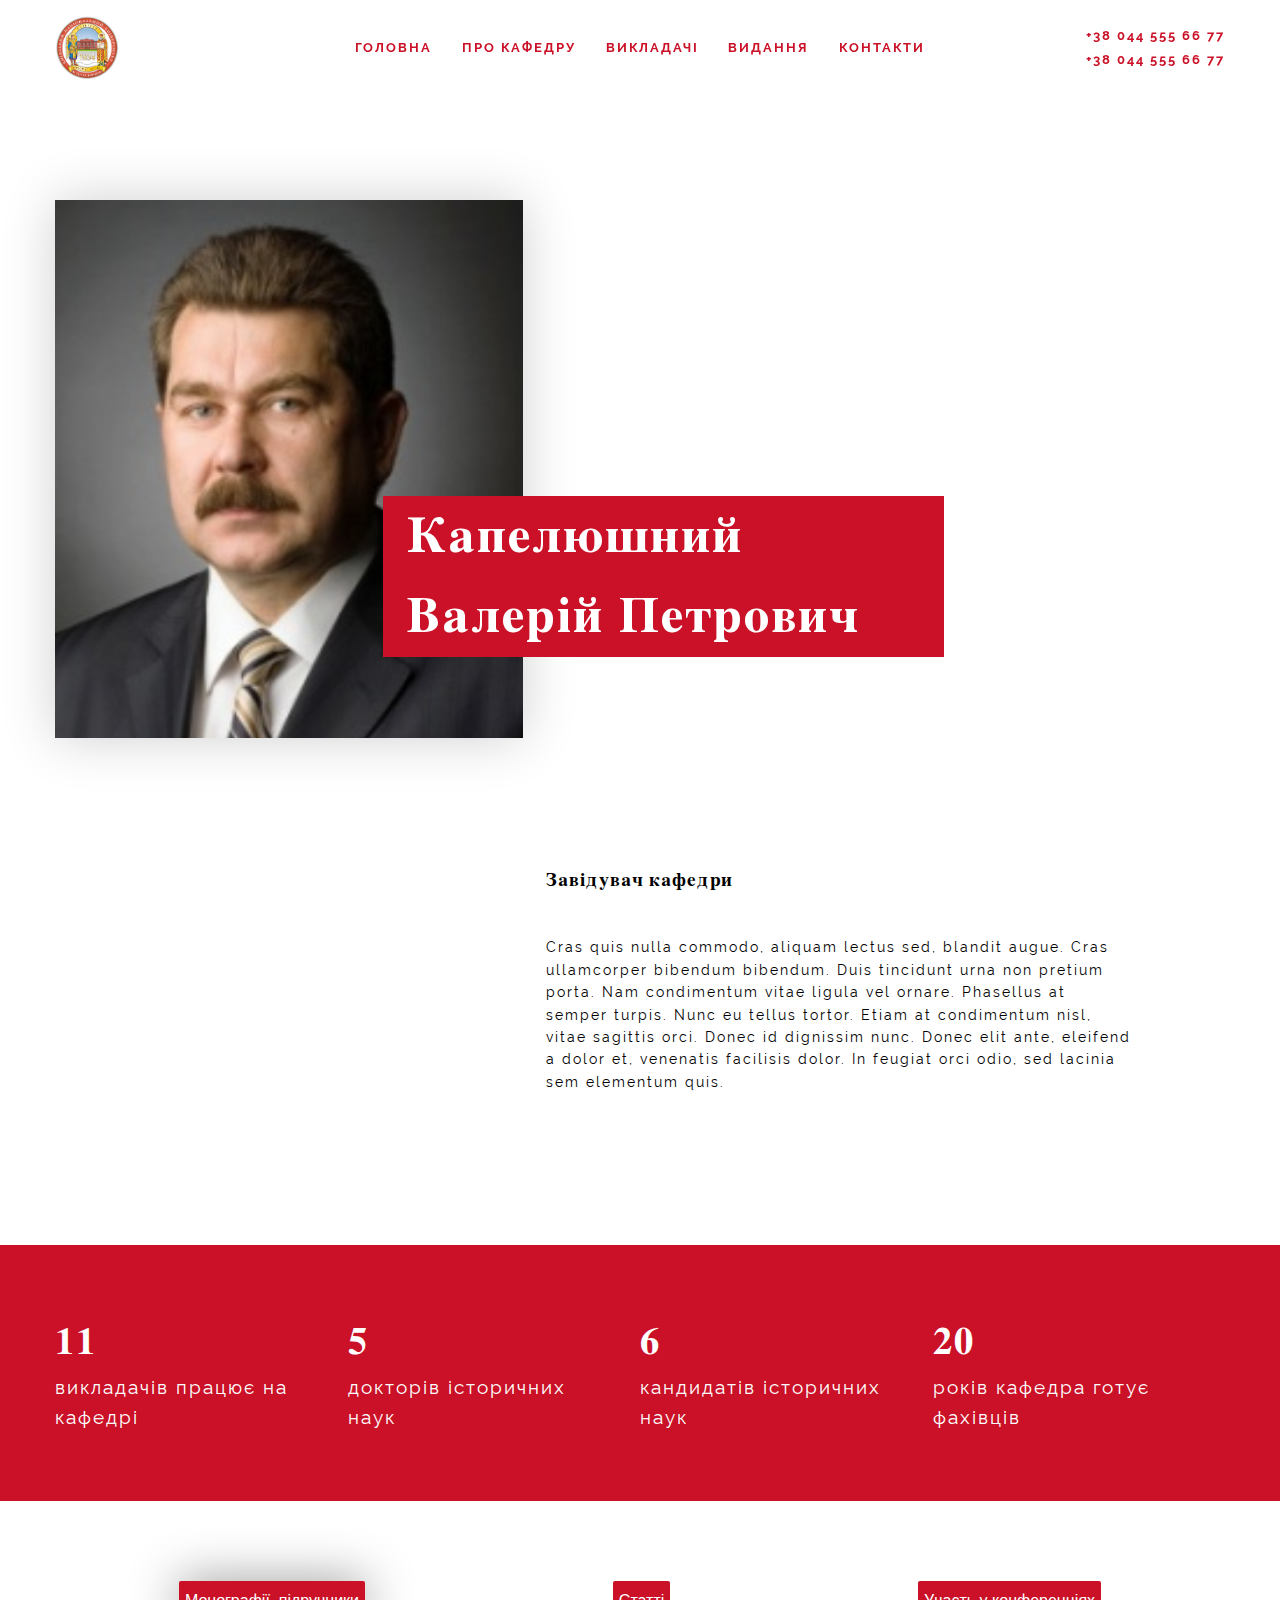
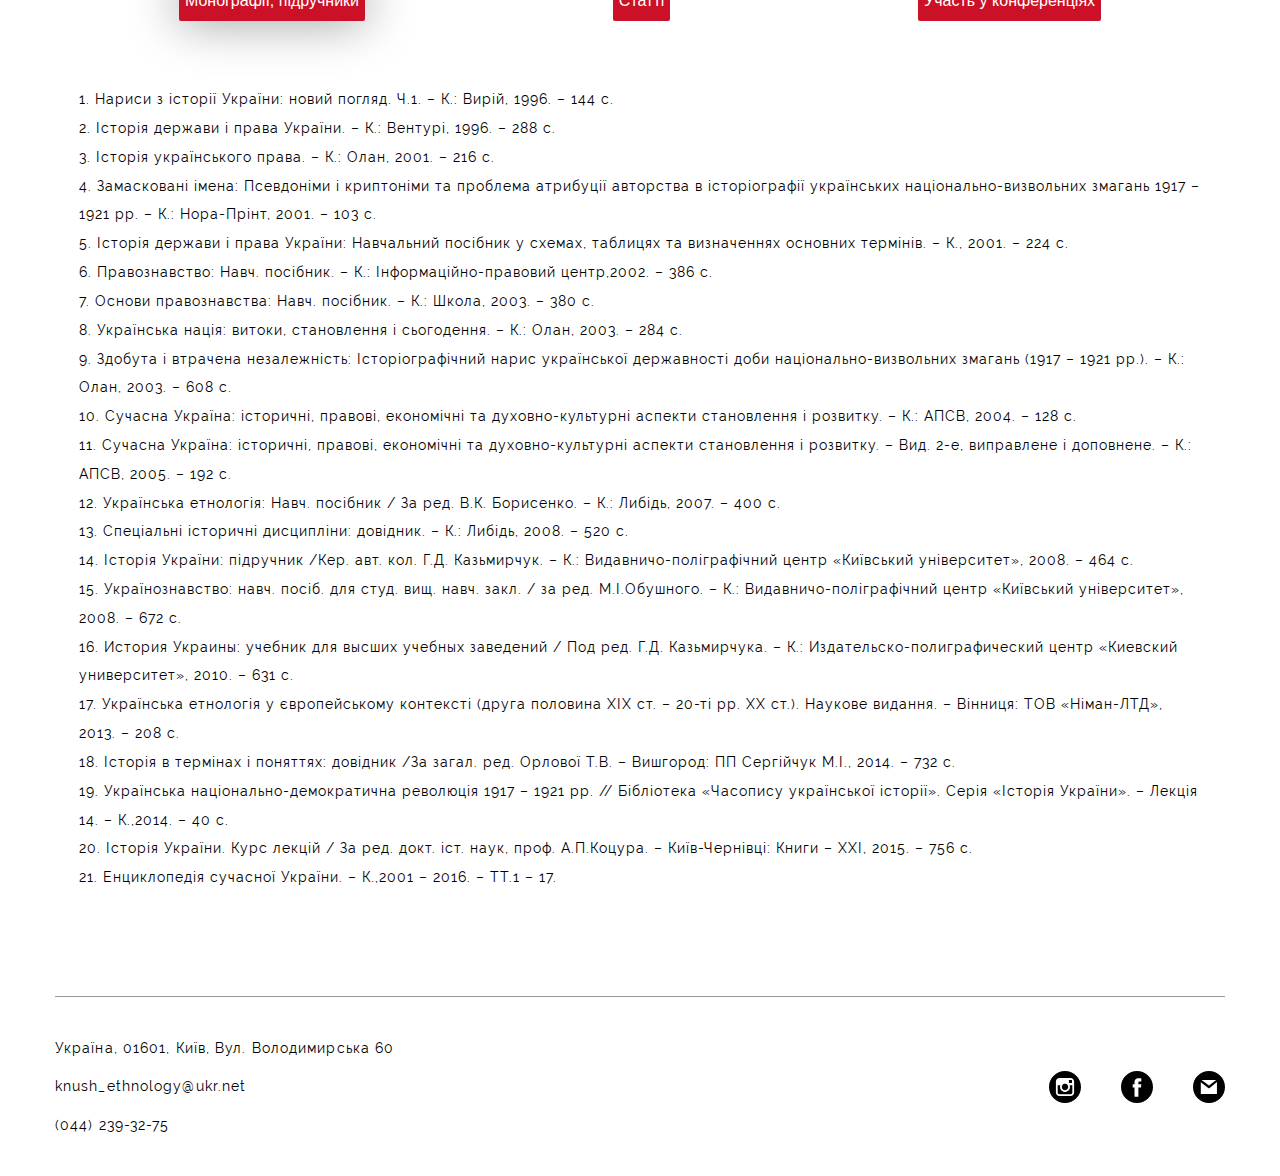
<file: teacher.html>
<!DOCTYPE html>
<html lang="ru">
  <head>
    <title></title>
    <meta charset="utf-8"/>
    <meta content="" name="author"/>
    <meta content="" name="description"/>
    <meta name="viewport" content="width=device-width, initial-scale=1.0"/>
    <meta name="HandheldFriendly" content="true"/>
    <meta name="format-detection" content="telephone=no"/>
    <meta content="IE=edge" http-equiv="X-UA-Compatible"/>
    <link rel="shortcut icon" href="img/favicon/favicon.png" type="image/x-icon"/>
    <link rel="apple-touch-icon" href="img/favicon/apple-touch-icon.png"/>
    <link rel="apple-touch-icon" sizes="72x72" href="img/favicon/apple-touch-icon-72x72.png"/>
    <link rel="apple-touch-icon" sizes="114x114" href="img/favicon/apple-touch-icon-114x114.png"/>
    <link rel="apple-touch-icon" sizes="144x144" href="img/favicon/apple-touch-icon-144x144.png"/>
    <link rel="apple-touch-icon" sizes="152x152" href="img/favicon/apple-touch-icon-152x152.png"/>
    <link rel="apple-touch-icon" sizes="180x180" href="img/favicon/apple-touch-icon-180x180.png"/>
    <link rel="stylesheet" href="css/vendor.css">
    <link rel="stylesheet" href="css/main.css">
  </head>
  <body>
    <div class="wrapper">
      <header class="header header--accent">
        <div class="container">
          <div class="header__inner">
            <div class="header__logo"><img class="header__logo-img" src="img/logo/logo.gif" alt="" role="presentation"/>
            </div>
            <nav class="header__nav"><a class="header__nav-item" href="index.html">Головна</a><a class="header__nav-item" href="about.html">Про кафедру</a><a class="header__nav-item" href="teachers.html">Викладачі</a><a class="header__nav-item" href="http://ethnic.history.univ.kiev.ua/" target="_blank">Видання</a><a class="header__nav-item" href="contacts.html">Контакти</a>
              <div class="header__nav-item header__nav-item--contacts"><a class="header__nav-item">+38 044 555 66 77</a><a class="header__nav-item">+38 044 555 66 77</a>
              </div>
            </nav>
            <div class="header__contacts"><a class="header__contacts-item">+38 044 555 66 77</a><a class="header__contacts-item">+38 044 555 66 77</a>
            </div>
            <div class="header__hamb">
              <div>
              </div>
              <div>
              </div>
              <div>
              </div>
            </div>
          </div>
        </div>
      </header>
      <main class="teacher" role="main">
        <section class="teacher-start"> 
          <div class="container">
            <div class="teacher-start__inner"> 
              <div class="teacher-start__img" style="background-image: url(img/teachers/kapelyushnyy.jpg)">
                <p class="teacher-start__name">Капелюшний Валерій Петрович
                </p>
              </div>
              <div class="teacher-start__info"> 
                <p class="teacher-start__info-pos">Завідувач кафедри
                </p>
                <div class="teacher-start__info-text">Cras quis nulla commodo, aliquam lectus sed, blandit augue. Cras ullamcorper bibendum bibendum. Duis tincidunt urna non pretium porta. Nam condimentum vitae ligula vel ornare. Phasellus at semper turpis. Nunc eu tellus tortor. Etiam at condimentum nisl, vitae sagittis orci. Donec id dignissim nunc. Donec elit ante, eleifend a dolor et, venenatis facilisis dolor. In feugiat orci odio, sed lacinia sem elementum quis.
                </div>
                <div class="teacher-start__socials"><a class="teacher-start__socials-item" href="#"></a><a class="teacher-start__socials-item" href="#"></a><a class="teacher-start__socials-item" href="#"></a>
                </div>
              </div>
            </div>
          </div>
        </section>
        <section class="teacher-stats">
          <div class="container">
            <div class="info_block info_block--teacher">
              <div class="info_block__item"> 
                <p class="info_block__item-title">11
                </p>
                <p class="info_block__item-text">викладачів працює на кафедрі
                </p>
              </div>
              <div class="info_block__item"> 
                <p class="info_block__item-title">5
                </p>
                <p class="info_block__item-text">докторів історичних наук
                </p>
              </div>
              <div class="info_block__item"> 
                <p class="info_block__item-title">6
                </p>
                <p class="info_block__item-text">кандидатів історичних наук
                </p>
              </div>
              <div class="info_block__item"> 
                <p class="info_block__item-title">20
                </p>
                <p class="info_block__item-text">років кафедра готує фахівців
                </p>
              </div>
            </div>
          </div>
        </section>
        <section class="teacher-info"> 
          <div class="container">
            <div class="teacher-info__inner"> 
              <div class="teacher-info__nav"> 
                <button class="teacher-info__nav-item teacher-info__nav-item--active" data-content="monographs">Монографії, підручники
                </button>
                <button class="teacher-info__nav-item" data-content="articles">Статті
                </button>
                <button class="teacher-info__nav-item" data-content="conferences">Участь у конференціях
                </button>
              </div>
              <div class="teacher-info__content" id="monographs" style="display: block;">
                <p>1. Нариси з історії України: новий погляд. Ч.1. – К.: Вирій, 1996. – 144 с.
                </p>
                <p>2. Історія держави і права України. – К.: Вентурі, 1996. – 288 с.
                </p>
                <p>3. Історія українського права. – К.: Олан, 2001. – 216 с.
                </p>
                <p>4. Замасковані імена: Псевдоніми  і  криптоніми та  проблема атрибуції авторства в  історіографії українських національно-визвольних  змагань 1917 – 1921 рр. –  К.: Нора-Прінт, 2001. – 103 с.
                </p>
                <p>5. Історія держави і права України: Навчальний посібник у схемах, таблицях та визначеннях основних термінів. – К., 2001. – 224 с.
                </p>
                <p>6. Правознавство: Навч. посібник. – К.: Інформаційно-правовий центр,2002. – 386 с.
                </p>
                <p>7. Основи правознавства: Навч. посібник. – К.: Школа, 2003. – 380 с.
                </p>
                <p>8. Українська нація: витоки,  становлення і сьогодення. – К.: Олан, 2003. – 284 с.
                </p>
                <p>9. Здобута і  втрачена  незалежність: Історіографічний  нарис української державності доби національно-визвольних  змагань (1917 – 1921 рр.). – К.: Олан, 2003. – 608 с.
                </p>
                <p>10. Сучасна Україна: історичні, правові, економічні та духовно-культурні аспекти  становлення  і розвитку. – К.: АПСВ, 2004. – 128 с.
                </p>
                <p>11. Сучасна Україна: історичні, правові, економічні та духовно-культурні  аспекти  становлення  і розвитку. – Вид. 2-е, виправлене і доповнене. – К.: АПСВ, 2005. – 192 с.
                </p>
                <p>12. Українська  етнологія: Навч. посібник / За ред. В.К. Борисенко. – К.: Либідь, 2007. – 400 с.
                </p>
                <p>13. Спеціальні  історичні  дисципліни: довідник. – К.: Либідь, 2008. – 520 с.
                </p>
                <p>14. Історія  України: підручник /Кер. авт. кол. Г.Д. Казьмирчук. – К.: Видавничо-поліграфічний центр «Київський  університет», 2008. – 464 с.
                </p>
                <p>15. Українознавство: навч. посіб. для студ. вищ. навч. закл. / за ред. М.І.Обушного. – К.: Видавничо-поліграфічний центр «Київський   університет», 2008. – 672 с.
                </p>
                <p>16. История  Украины: учебник для высших учебных заведений / Под ред. Г.Д. Казьмирчука. – К.: Издательско-полиграфический  центр «Киевский  университет», 2010. – 631 с.
                </p>
                <p>17. Українська  етнологія у  європейському контексті (друга  половина ХІХ ст. – 20-ті рр. ХХ ст.). Наукове видання. – Вінниця: ТОВ «Німан-ЛТД», 2013. – 208 с.
                </p>
                <p>18. Історія в термінах і поняттях: довідник /За загал. ред. Орлової Т.В. – Вишгород: ПП Сергійчук М.І., 2014. – 732 с.
                </p>
                <p>19. Українська національно-демократична революція 1917 – 1921 рр. // Бібліотека «Часопису української історії». Серія «Історія України». – Лекція 14. – К.,2014. – 40 с.
                </p>
                <p>20. Історія  України. Курс лекцій / За  ред. докт. іст. наук, проф. А.П.Коцура. – Київ-Чернівці: Книги – ХХІ, 2015. – 756 с.
                </p>
                <p>21. Енциклопедія сучасної України. – К.,2001 – 2016. – ТТ.1 – 17.
                </p>
              </div>
              <div class="teacher-info__content" id="articles">
                <p>1. Соціальна політика національних  урядів України (1917–1920 рр.): історіографія проблеми // Проблеми  історії  та  історіографії України /Наук. ред. проф. Казьмирчук Г.Д. – К.: Логос, 2006.–С.35–39 /співавтор Байлема Т.М./.
                </p>
                <p>2. Проблема кордонів та  формування державної території України в 1917–1921 рр.: історіографічні  та  історико-правові  аспекти // Вісник  Академії адвокатури України. – К. – 2006. – Вип.7. – С.10 – 15.
                </p>
                <p>3. Врангелівщина // Енциклопедія Сучасної України. – К.,2006. – Т.5.–С.198.
                </p>
                <p>4. Всеукраїнський  національний  конгрес //  Енциклопедія Сучасної України. – К.,2006. – Т.5.–С.214.
                </p>
                <p>5. Всеукраїнські  з‘їзди рад  робітничих, селянських і червоноармійських  депутатів  //  Енциклопедія Сучасної України. – К.,2006. – Т.5.–С.217–218.
                </p>
                <p>6. Гаазька  конференція 1922 р. // Енциклопедія Сучасної України. – К.,2006. – Т.5.–С.245.
                </p>
                <p>7. Гайдамаки // Енциклопедія Сучасної України. – К.,2006. – Т.5.–С.301.
                </p>
                <p>8. Гайдамацький кінний  полк ім. кошового К.Гордієнка // Енциклопедія Сучасної України. – К.,2006. – Т.5.–С.302.
                </p>
                <p>9. Галицька Соціалістична Радянська  Республіка // Енциклопедія Сучасної України. – К.,2006. – Т.5.–С.328 (співавтор М.Р.Литвин).
                </p>
                <p>10. Галицько–Буковинський курінь Січових Стрільців // Енциклопедія Сучасної України. – К.,2006. – Т.5.–С.334 (співавтор К.Є.Науменко).
                </p>
                <p>11. Генерал // Енциклопедія Сучасної України. – К.,2006. – Т.5.–С.452.
                </p>
                <p>12. Генералісимус // Енциклопедія Сучасної України. – К.,2006. – Т.5.–С.453.
                </p>
                <p>13. Генералітет // Енциклопедія Сучасної України. – К.,2006. – Т.5.–С.453.
                </p>
                <p>14. Генеральний Секретаріат // Енциклопедія Сучасної України. – К.,2006. – Т.5.–С.455 – 456.
                </p>
                <p>15. Гетьман // Енциклопедія Сучасної України. – К.,2006. – Т.5.–С.577 – 578.
                </p>
                <p>16. Головна українська  рада  //  Енциклопедія Сучасної України. – К.,2006. – Т.6. –С.67.
                </p>
                <p>17. Критика новітніх ревізіоністів національного державотворення в Україні // Етнічна історія  народів Європи. – К., 2007.–Вип.23.–С.5–9.
                </p>
                <p>18. Державні кордони  та  етнічні  межі України: історія та  сучасність //Україна в революційних процесах перших десятиліть ХХ століття.–К.: ІПІЕНД, 2007.–С.437–448.
                </p>
                <p>19. Актуальні проблеми  повсякденного життя миротворців  Збройних сил України: 1992 – 2006 роки // Вісник  Київського  національного  університету імені  Тараса  Шевченка. – Історія.–2007.–Вип.92.–С.97–100. /співавтор Зайковський А./.
                </p>
              </div>
              <div class="teacher-info__content" id="conferences">
                <p>– Український парламентаризм: проблеми історії та сучасної політичної практики (до 145-річчя від  дня народження Михайла Грушевського) / Наукова конференція. – К., 2011 р.
                </p>
                <p>– Новітні тенденції вивчення актуальних проблем революційної доби (1917 – 1921 рр.) / Всеукраїнська наукова  конференція. –  Черкаси, 2012.
                </p>
                <p>– Foreign Affairs and Trade Cooperation between Korea and Ukraine: Challenges and Prospects. – Seoul, 2012.
                </p>
                <p>– Історія повсякденності: теорія  та  практика / Всеукраїнська наукова  конференція. – Переяслав-Хмельницький, 2012.
                </p>
                <p>– Українська  революція 1917 – 1921 років: погляд із сьогодення / Міжнародна  наукова  конференція. – К., 2013.
                </p>
                <p>– Перша  Міжнародна науково-практична конференція «Юридичний факультет Університету Святого Володимира в персоналіях його викладачів  та  вчених», присвячена  140-річчю від  дня народження ректора Університету Святого Володимира Є.В.Спекторського. – К., 2015.
                </p>
              </div>
            </div>
          </div>
        </section>
      </main>
    </div>
    <footer class="footer footer--line">
      <div class="container">
        <div class="footer__inner"> 
          <div class="footer__info"> 
            <p class="footer__info-item">Україна, 01601, Київ, Вул. Володимирська 60
            </p><a class="footer__info-item" href="mailto:knush_ethnology@ukr.net">knush_ethnology@ukr.net</a><a class="footer__info-item" href="tel:0442393275">(044) 239-32-75</a>
          </div>
          <div class="footer__right"> 
            <div class="footer__socials"><a class="footer__socials-item footer__socials-item--ig" href="#">
              <svg version="1.1" xmlns="http://www.w3.org/2000/svg" xmlns:xlink="http://www.w3.org/1999/xlink" x="0px" y="0px" width="49.652px" height="49.652px" viewbox="0 0 49.652 49.652" style="enable-background:new 0 0 49.652 49.652;" xml:space="preserve">
                <path d="M24.825,29.796c2.739,0,4.972-2.229,4.972-4.97c0-1.082-0.354-2.081-0.94-2.897c-0.903-1.252-2.371-2.073-4.029-2.073                c-1.659,0-3.126,0.82-4.031,2.072c-0.588,0.816-0.939,1.815-0.94,2.897C19.854,27.566,22.085,29.796,24.825,29.796z"></path>
                <polygon points="35.678,18.746 35.678,14.58 35.678,13.96 35.055,13.962 30.891,13.975 30.907,18.762 			"></polygon>
                <path d="M24.826,0C11.137,0,0,11.137,0,24.826c0,13.688,11.137,24.826,24.826,24.826c13.688,0,24.826-11.138,24.826-24.826                C49.652,11.137,38.516,0,24.826,0z M38.945,21.929v11.56c0,3.011-2.448,5.458-5.457,5.458H16.164                c-3.01,0-5.457-2.447-5.457-5.458v-11.56v-5.764c0-3.01,2.447-5.457,5.457-5.457h17.323c3.01,0,5.458,2.447,5.458,5.457V21.929z"></path>
                <path d="M32.549,24.826c0,4.257-3.464,7.723-7.723,7.723c-4.259,0-7.722-3.466-7.722-7.723c0-1.024,0.204-2.003,0.568-2.897                h-4.215v11.56c0,1.494,1.213,2.704,2.706,2.704h17.323c1.491,0,2.706-1.21,2.706-2.704v-11.56h-4.217                C32.342,22.823,32.549,23.802,32.549,24.826z"></path>
              </svg></a><a class="footer__socials-item footer__socials-item--fb" href="#">
              <svg version="1.1" xmlns="http://www.w3.org/2000/svg" xmlns:xlink="http://www.w3.org/1999/xlink" x="0px" y="0px" width="49.652px" height="49.652px" viewbox="0 0 49.652 49.652" style="enable-background:new 0 0 49.652 49.652;" xml:space="preserve">
                <path d="M24.826,0C11.137,0,0,11.137,0,24.826c0,13.688,11.137,24.826,24.826,24.826c13.688,0,24.826-11.138,24.826-24.826                C49.652,11.137,38.516,0,24.826,0z M31,25.7h-4.039c0,6.453,0,14.396,0,14.396h-5.985c0,0,0-7.866,0-14.396h-2.845v-5.088h2.845                v-3.291c0-2.357,1.12-6.04,6.04-6.04l4.435,0.017v4.939c0,0-2.695,0-3.219,0c-0.524,0-1.269,0.262-1.269,1.386v2.99h4.56L31,25.7z                "></path>
              </svg></a><a class="footer__socials-item footer__socials-item--mail" href="#">
              <svg version="1.1" xmlns="http://www.w3.org/2000/svg" xmlns:xlink="http://www.w3.org/1999/xlink" x="0px" y="0px" viewbox="0 0 216 216" style="enable-background:new 0 0 216 216;" xml:space="preserve">
                <path d="M108,0C48.353,0,0,48.353,0,108s48.353,108,108,108s108-48.353,108-108S167.647,0,108,0z M156.657,60L107.96,98.498                L57.679,60H156.657z M161.667,156h-109V76.259l50.244,38.11c1.347,1.03,3.34,1.545,4.947,1.545c1.645,0,3.073-0.54,4.435-1.616                l49.374-39.276V156z"></path>
              </svg></a>
            </div>
          </div>
        </div>
      </div>
    </footer>
    <script src="js/vendor.js"></script>
    <script src="js/main.js"></script>
  </body>
</html>
</file>
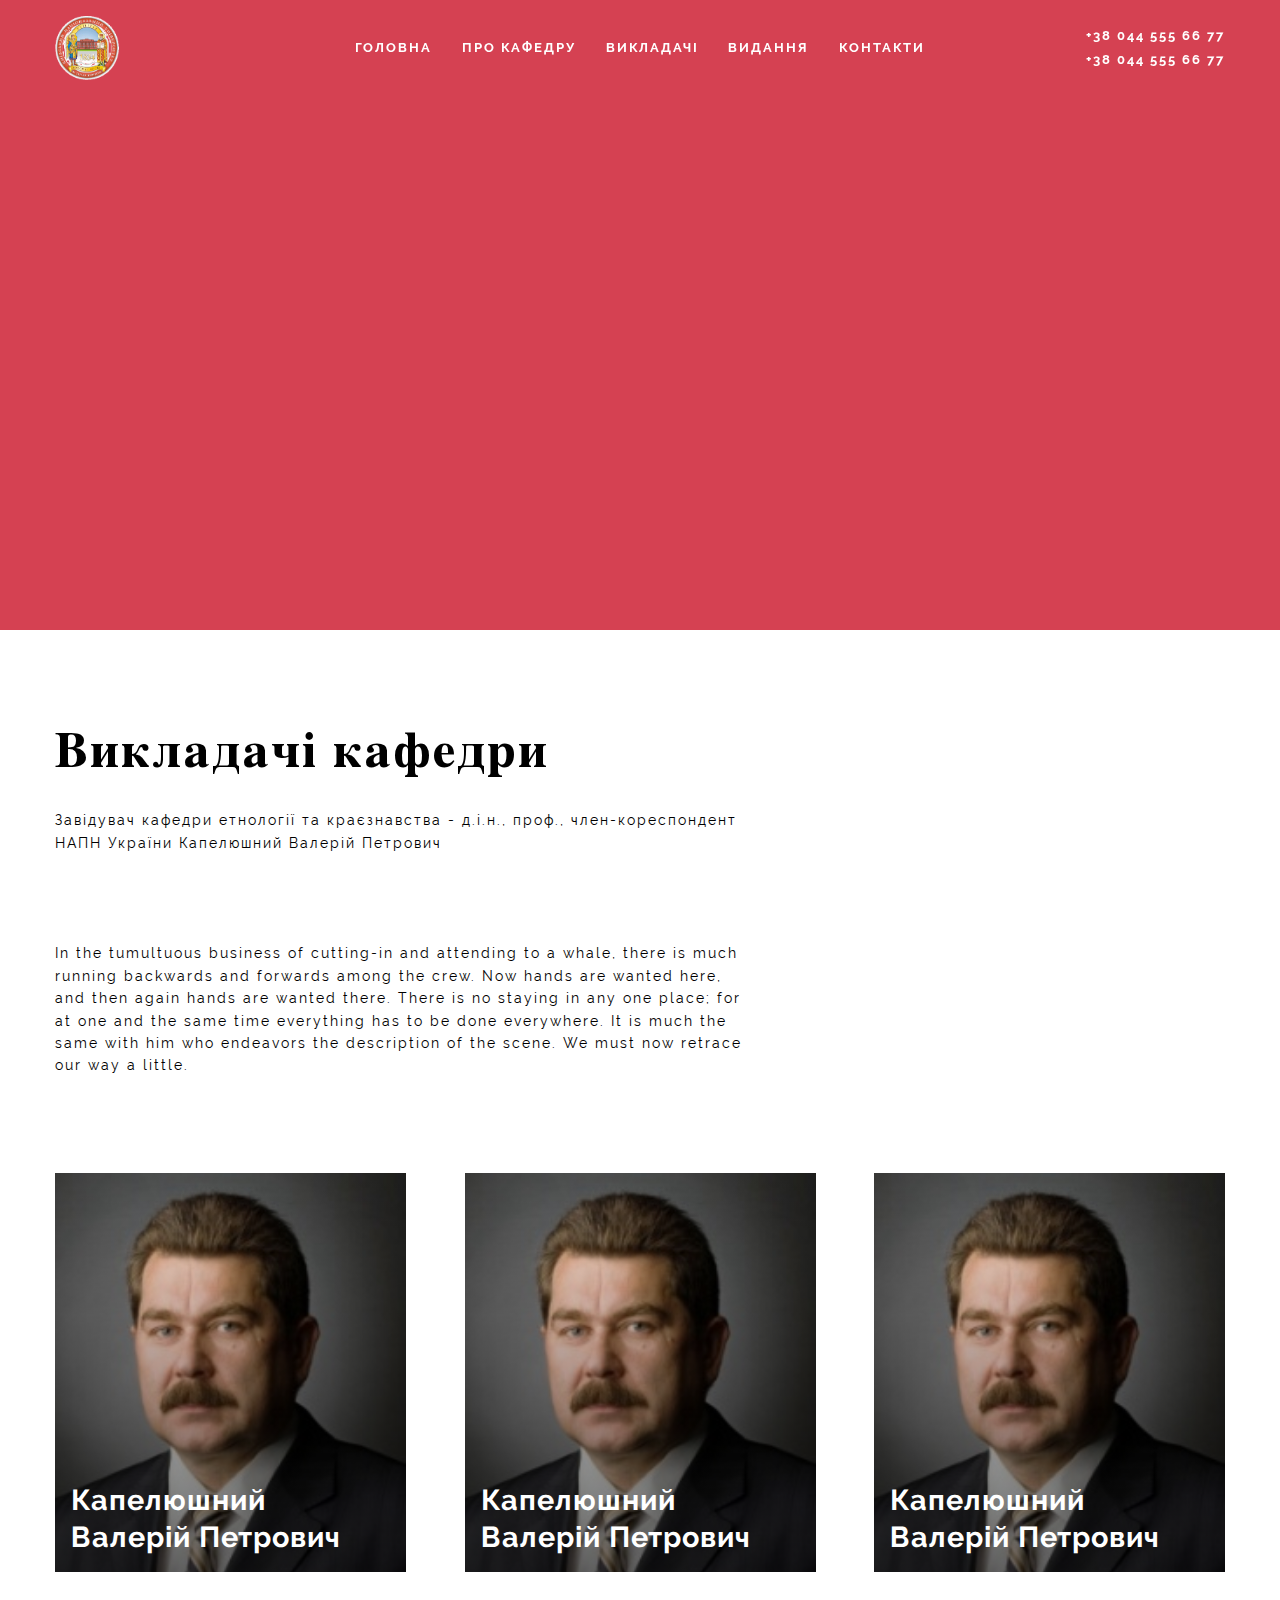
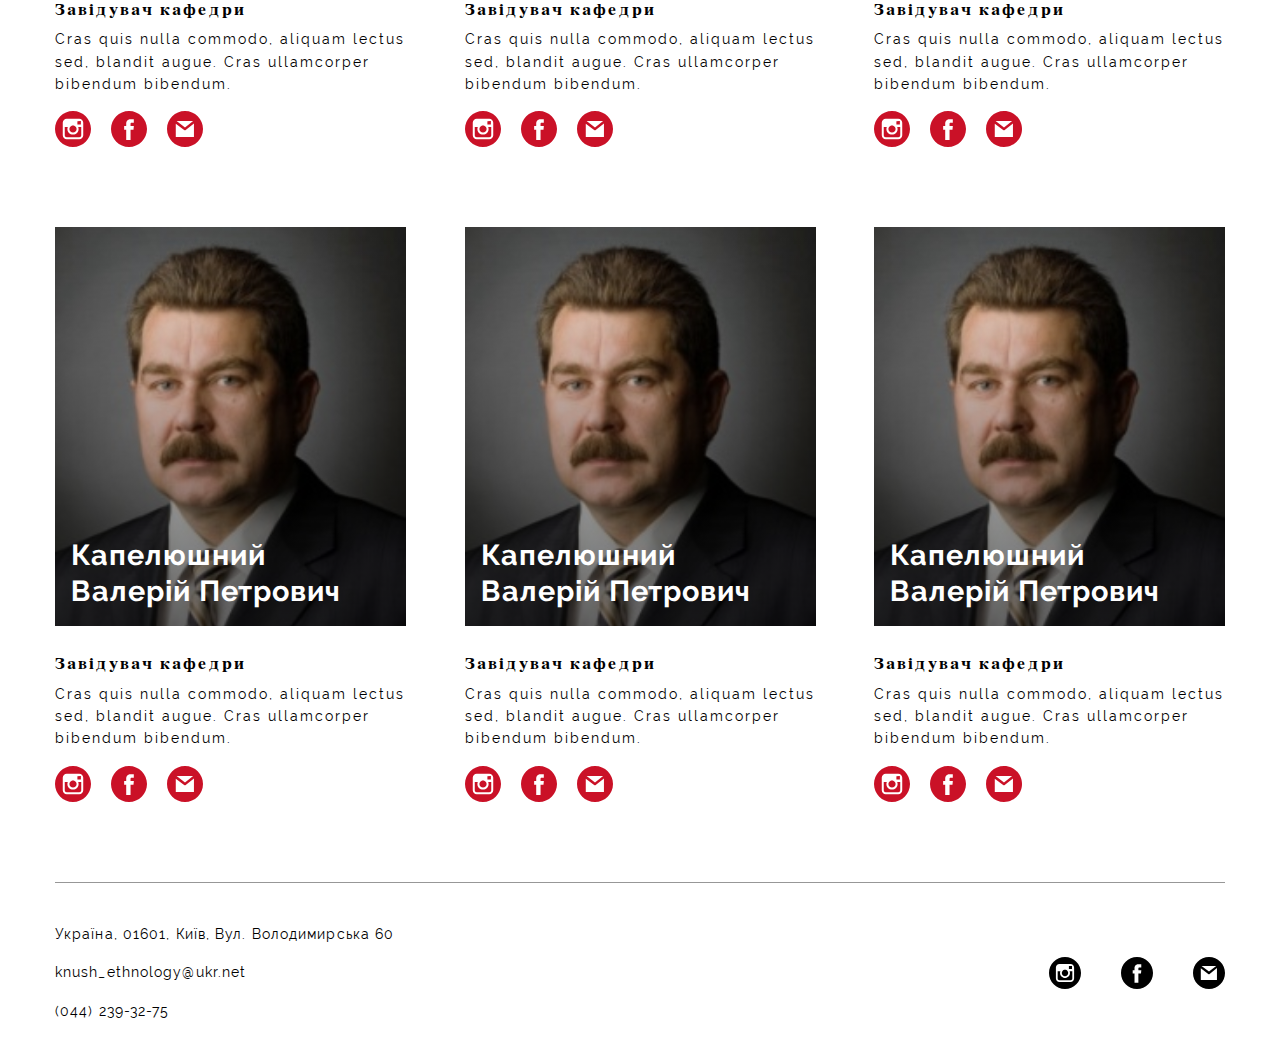
<file: teachers.html>
<!DOCTYPE html>
<html lang="ru">
  <head>
    <title></title>
    <meta charset="utf-8"/>
    <meta content="" name="author"/>
    <meta content="" name="description"/>
    <meta name="viewport" content="width=device-width, initial-scale=1.0"/>
    <meta name="HandheldFriendly" content="true"/>
    <meta name="format-detection" content="telephone=no"/>
    <meta content="IE=edge" http-equiv="X-UA-Compatible"/>
    <link rel="shortcut icon" href="img/favicon/favicon.png" type="image/x-icon"/>
    <link rel="apple-touch-icon" href="img/favicon/apple-touch-icon.png"/>
    <link rel="apple-touch-icon" sizes="72x72" href="img/favicon/apple-touch-icon-72x72.png"/>
    <link rel="apple-touch-icon" sizes="114x114" href="img/favicon/apple-touch-icon-114x114.png"/>
    <link rel="apple-touch-icon" sizes="144x144" href="img/favicon/apple-touch-icon-144x144.png"/>
    <link rel="apple-touch-icon" sizes="152x152" href="img/favicon/apple-touch-icon-152x152.png"/>
    <link rel="apple-touch-icon" sizes="180x180" href="img/favicon/apple-touch-icon-180x180.png"/>
    <link rel="stylesheet" href="css/vendor.css">
    <link rel="stylesheet" href="css/main.css">
  </head>
  <body>
    <div class="wrapper">
      <header class="header">
        <div class="container">
          <div class="header__inner">
            <div class="header__logo"><img class="header__logo-img" src="img/logo/logo.gif" alt="" role="presentation"/>
            </div>
            <nav class="header__nav"><a class="header__nav-item" href="index.html">Головна</a><a class="header__nav-item" href="about.html">Про кафедру</a><a class="header__nav-item" href="teachers.html">Викладачі</a><a class="header__nav-item" href="http://ethnic.history.univ.kiev.ua/" target="_blank">Видання</a><a class="header__nav-item" href="contacts.html">Контакти</a>
              <div class="header__nav-item header__nav-item--contacts"><a class="header__nav-item">+38 044 555 66 77</a><a class="header__nav-item">+38 044 555 66 77</a>
              </div>
            </nav>
            <div class="header__contacts"><a class="header__contacts-item">+38 044 555 66 77</a><a class="header__contacts-item">+38 044 555 66 77</a>
            </div>
            <div class="header__hamb">
              <div>
              </div>
              <div>
              </div>
              <div>
              </div>
            </div>
          </div>
        </div>
      </header>
      <main class="teachers" role="main"> 
        <section class="teachers-start" style="background-image: url(https://img.tsn.ua/cached/1469711365/tsn-ec97a3c0a2ace5bfabc1ed73666af320/thumbs/1340x530/39/e3/6e1474deaaeba4f28aa7be730a58e339.jpg)">
        </section>
        <section class="teachers-main">
          <div class="container">
            <div class="teachers-main__head">
              <h3 class="title">Викладачі кафедри
              </h3>
              <p class="teachers-main__head-desc">Завідувач кафедри етнології та краєзнавства - д.і.н., проф., член-кореспондент НАПН України Капелюшний Валерій Петрович
              </p>
              <p class="teachers-main__head-text">In the tumultuous business of cutting-in and attending to a whale, there is much running backwards and forwards among the crew. Now hands are wanted here, and then again hands are wanted there. There is no staying in any one place; for at one and the same time everything has to be done everywhere. It is much the same with him who endeavors the description of the scene. We must now retrace our way a little. 
              </p>
            </div>
            <div class="teachers-main__inner"> 
              <div class="teachers-main__item"> <a class="teachers-main__item-head" href="teacher.html" style="background-image: url(img/teachers/kapelyushnyy.jpg)">
                <p class="teachers-main__item-name">Капелюшний Валерій Петрович
                </p></a>
                <p class="teachers-main__item-pos">Завідувач кафедри 
                </p>
                <p class="teachers-main__item-info">Cras quis nulla commodo, aliquam lectus sed, blandit augue. Cras ullamcorper bibendum bibendum.
                </p>
                <div class="teachers-main__item-socials"><a class="teachers-main__item-socials-link" href="#">
                  <svg version="1.1" xmlns="http://www.w3.org/2000/svg" xmlns:xlink="http://www.w3.org/1999/xlink" x="0px" y="0px" width="49.652px" height="49.652px" viewbox="0 0 49.652 49.652" style="enable-background:new 0 0 49.652 49.652;" xml:space="preserve">
                    <path d="M24.825,29.796c2.739,0,4.972-2.229,4.972-4.97c0-1.082-0.354-2.081-0.94-2.897c-0.903-1.252-2.371-2.073-4.029-2.073                  c-1.659,0-3.126,0.82-4.031,2.072c-0.588,0.816-0.939,1.815-0.94,2.897C19.854,27.566,22.085,29.796,24.825,29.796z"></path>
                    <polygon points="35.678,18.746 35.678,14.58 35.678,13.96 35.055,13.962 30.891,13.975 30.907,18.762 			"></polygon>
                    <path d="M24.826,0C11.137,0,0,11.137,0,24.826c0,13.688,11.137,24.826,24.826,24.826c13.688,0,24.826-11.138,24.826-24.826                  C49.652,11.137,38.516,0,24.826,0z M38.945,21.929v11.56c0,3.011-2.448,5.458-5.457,5.458H16.164                  c-3.01,0-5.457-2.447-5.457-5.458v-11.56v-5.764c0-3.01,2.447-5.457,5.457-5.457h17.323c3.01,0,5.458,2.447,5.458,5.457V21.929z"></path>
                    <path d="M32.549,24.826c0,4.257-3.464,7.723-7.723,7.723c-4.259,0-7.722-3.466-7.722-7.723c0-1.024,0.204-2.003,0.568-2.897                  h-4.215v11.56c0,1.494,1.213,2.704,2.706,2.704h17.323c1.491,0,2.706-1.21,2.706-2.704v-11.56h-4.217                  C32.342,22.823,32.549,23.802,32.549,24.826z"></path>
                  </svg></a><a class="teachers-main__item-socials-link" href="#">
                  <svg version="1.1" xmlns="http://www.w3.org/2000/svg" xmlns:xlink="http://www.w3.org/1999/xlink" x="0px" y="0px" width="49.652px" height="49.652px" viewbox="0 0 49.652 49.652" style="enable-background:new 0 0 49.652 49.652;" xml:space="preserve">
                    <path d="M24.826,0C11.137,0,0,11.137,0,24.826c0,13.688,11.137,24.826,24.826,24.826c13.688,0,24.826-11.138,24.826-24.826                  C49.652,11.137,38.516,0,24.826,0z M31,25.7h-4.039c0,6.453,0,14.396,0,14.396h-5.985c0,0,0-7.866,0-14.396h-2.845v-5.088h2.845                  v-3.291c0-2.357,1.12-6.04,6.04-6.04l4.435,0.017v4.939c0,0-2.695,0-3.219,0c-0.524,0-1.269,0.262-1.269,1.386v2.99h4.56L31,25.7z                  "></path>
                  </svg></a><a class="teachers-main__item-socials-link" href="#">
                  <svg version="1.1" xmlns="http://www.w3.org/2000/svg" xmlns:xlink="http://www.w3.org/1999/xlink" x="0px" y="0px" viewbox="0 0 216 216" style="enable-background:new 0 0 216 216;" xml:space="preserve">
                    <path d="M108,0C48.353,0,0,48.353,0,108s48.353,108,108,108s108-48.353,108-108S167.647,0,108,0z M156.657,60L107.96,98.498                  L57.679,60H156.657z M161.667,156h-109V76.259l50.244,38.11c1.347,1.03,3.34,1.545,4.947,1.545c1.645,0,3.073-0.54,4.435-1.616                  l49.374-39.276V156z"></path>
                  </svg></a>
                </div>
              </div>
              <div class="teachers-main__item"> <a class="teachers-main__item-head" href="teacher.html" style="background-image: url(img/teachers/kapelyushnyy.jpg)">
                <p class="teachers-main__item-name">Капелюшний Валерій Петрович
                </p></a>
                <p class="teachers-main__item-pos">Завідувач кафедри 
                </p>
                <p class="teachers-main__item-info">Cras quis nulla commodo, aliquam lectus sed, blandit augue. Cras ullamcorper bibendum bibendum.
                </p>
                <div class="teachers-main__item-socials"><a class="teachers-main__item-socials-link" href="#">
                  <svg version="1.1" xmlns="http://www.w3.org/2000/svg" xmlns:xlink="http://www.w3.org/1999/xlink" x="0px" y="0px" width="49.652px" height="49.652px" viewbox="0 0 49.652 49.652" style="enable-background:new 0 0 49.652 49.652;" xml:space="preserve">
                    <path d="M24.825,29.796c2.739,0,4.972-2.229,4.972-4.97c0-1.082-0.354-2.081-0.94-2.897c-0.903-1.252-2.371-2.073-4.029-2.073                  c-1.659,0-3.126,0.82-4.031,2.072c-0.588,0.816-0.939,1.815-0.94,2.897C19.854,27.566,22.085,29.796,24.825,29.796z"></path>
                    <polygon points="35.678,18.746 35.678,14.58 35.678,13.96 35.055,13.962 30.891,13.975 30.907,18.762 			"></polygon>
                    <path d="M24.826,0C11.137,0,0,11.137,0,24.826c0,13.688,11.137,24.826,24.826,24.826c13.688,0,24.826-11.138,24.826-24.826                  C49.652,11.137,38.516,0,24.826,0z M38.945,21.929v11.56c0,3.011-2.448,5.458-5.457,5.458H16.164                  c-3.01,0-5.457-2.447-5.457-5.458v-11.56v-5.764c0-3.01,2.447-5.457,5.457-5.457h17.323c3.01,0,5.458,2.447,5.458,5.457V21.929z"></path>
                    <path d="M32.549,24.826c0,4.257-3.464,7.723-7.723,7.723c-4.259,0-7.722-3.466-7.722-7.723c0-1.024,0.204-2.003,0.568-2.897                  h-4.215v11.56c0,1.494,1.213,2.704,2.706,2.704h17.323c1.491,0,2.706-1.21,2.706-2.704v-11.56h-4.217                  C32.342,22.823,32.549,23.802,32.549,24.826z"></path>
                  </svg></a><a class="teachers-main__item-socials-link" href="#">
                  <svg version="1.1" xmlns="http://www.w3.org/2000/svg" xmlns:xlink="http://www.w3.org/1999/xlink" x="0px" y="0px" width="49.652px" height="49.652px" viewbox="0 0 49.652 49.652" style="enable-background:new 0 0 49.652 49.652;" xml:space="preserve">
                    <path d="M24.826,0C11.137,0,0,11.137,0,24.826c0,13.688,11.137,24.826,24.826,24.826c13.688,0,24.826-11.138,24.826-24.826                  C49.652,11.137,38.516,0,24.826,0z M31,25.7h-4.039c0,6.453,0,14.396,0,14.396h-5.985c0,0,0-7.866,0-14.396h-2.845v-5.088h2.845                  v-3.291c0-2.357,1.12-6.04,6.04-6.04l4.435,0.017v4.939c0,0-2.695,0-3.219,0c-0.524,0-1.269,0.262-1.269,1.386v2.99h4.56L31,25.7z                  "></path>
                  </svg></a><a class="teachers-main__item-socials-link" href="#">
                  <svg version="1.1" xmlns="http://www.w3.org/2000/svg" xmlns:xlink="http://www.w3.org/1999/xlink" x="0px" y="0px" viewbox="0 0 216 216" style="enable-background:new 0 0 216 216;" xml:space="preserve">
                    <path d="M108,0C48.353,0,0,48.353,0,108s48.353,108,108,108s108-48.353,108-108S167.647,0,108,0z M156.657,60L107.96,98.498                  L57.679,60H156.657z M161.667,156h-109V76.259l50.244,38.11c1.347,1.03,3.34,1.545,4.947,1.545c1.645,0,3.073-0.54,4.435-1.616                  l49.374-39.276V156z"></path>
                  </svg></a>
                </div>
              </div>
              <div class="teachers-main__item"> <a class="teachers-main__item-head" href="teacher.html" style="background-image: url(img/teachers/kapelyushnyy.jpg)">
                <p class="teachers-main__item-name">Капелюшний Валерій Петрович
                </p></a>
                <p class="teachers-main__item-pos">Завідувач кафедри 
                </p>
                <p class="teachers-main__item-info">Cras quis nulla commodo, aliquam lectus sed, blandit augue. Cras ullamcorper bibendum bibendum.
                </p>
                <div class="teachers-main__item-socials"><a class="teachers-main__item-socials-link" href="#">
                  <svg version="1.1" xmlns="http://www.w3.org/2000/svg" xmlns:xlink="http://www.w3.org/1999/xlink" x="0px" y="0px" width="49.652px" height="49.652px" viewbox="0 0 49.652 49.652" style="enable-background:new 0 0 49.652 49.652;" xml:space="preserve">
                    <path d="M24.825,29.796c2.739,0,4.972-2.229,4.972-4.97c0-1.082-0.354-2.081-0.94-2.897c-0.903-1.252-2.371-2.073-4.029-2.073                  c-1.659,0-3.126,0.82-4.031,2.072c-0.588,0.816-0.939,1.815-0.94,2.897C19.854,27.566,22.085,29.796,24.825,29.796z"></path>
                    <polygon points="35.678,18.746 35.678,14.58 35.678,13.96 35.055,13.962 30.891,13.975 30.907,18.762 			"></polygon>
                    <path d="M24.826,0C11.137,0,0,11.137,0,24.826c0,13.688,11.137,24.826,24.826,24.826c13.688,0,24.826-11.138,24.826-24.826                  C49.652,11.137,38.516,0,24.826,0z M38.945,21.929v11.56c0,3.011-2.448,5.458-5.457,5.458H16.164                  c-3.01,0-5.457-2.447-5.457-5.458v-11.56v-5.764c0-3.01,2.447-5.457,5.457-5.457h17.323c3.01,0,5.458,2.447,5.458,5.457V21.929z"></path>
                    <path d="M32.549,24.826c0,4.257-3.464,7.723-7.723,7.723c-4.259,0-7.722-3.466-7.722-7.723c0-1.024,0.204-2.003,0.568-2.897                  h-4.215v11.56c0,1.494,1.213,2.704,2.706,2.704h17.323c1.491,0,2.706-1.21,2.706-2.704v-11.56h-4.217                  C32.342,22.823,32.549,23.802,32.549,24.826z"></path>
                  </svg></a><a class="teachers-main__item-socials-link" href="#">
                  <svg version="1.1" xmlns="http://www.w3.org/2000/svg" xmlns:xlink="http://www.w3.org/1999/xlink" x="0px" y="0px" width="49.652px" height="49.652px" viewbox="0 0 49.652 49.652" style="enable-background:new 0 0 49.652 49.652;" xml:space="preserve">
                    <path d="M24.826,0C11.137,0,0,11.137,0,24.826c0,13.688,11.137,24.826,24.826,24.826c13.688,0,24.826-11.138,24.826-24.826                  C49.652,11.137,38.516,0,24.826,0z M31,25.7h-4.039c0,6.453,0,14.396,0,14.396h-5.985c0,0,0-7.866,0-14.396h-2.845v-5.088h2.845                  v-3.291c0-2.357,1.12-6.04,6.04-6.04l4.435,0.017v4.939c0,0-2.695,0-3.219,0c-0.524,0-1.269,0.262-1.269,1.386v2.99h4.56L31,25.7z                  "></path>
                  </svg></a><a class="teachers-main__item-socials-link" href="#">
                  <svg version="1.1" xmlns="http://www.w3.org/2000/svg" xmlns:xlink="http://www.w3.org/1999/xlink" x="0px" y="0px" viewbox="0 0 216 216" style="enable-background:new 0 0 216 216;" xml:space="preserve">
                    <path d="M108,0C48.353,0,0,48.353,0,108s48.353,108,108,108s108-48.353,108-108S167.647,0,108,0z M156.657,60L107.96,98.498                  L57.679,60H156.657z M161.667,156h-109V76.259l50.244,38.11c1.347,1.03,3.34,1.545,4.947,1.545c1.645,0,3.073-0.54,4.435-1.616                  l49.374-39.276V156z"></path>
                  </svg></a>
                </div>
              </div>
              <div class="teachers-main__item"> <a class="teachers-main__item-head" href="teacher.html" style="background-image: url(img/teachers/kapelyushnyy.jpg)">
                <p class="teachers-main__item-name">Капелюшний Валерій Петрович
                </p></a>
                <p class="teachers-main__item-pos">Завідувач кафедри 
                </p>
                <p class="teachers-main__item-info">Cras quis nulla commodo, aliquam lectus sed, blandit augue. Cras ullamcorper bibendum bibendum.
                </p>
                <div class="teachers-main__item-socials"><a class="teachers-main__item-socials-link" href="#">
                  <svg version="1.1" xmlns="http://www.w3.org/2000/svg" xmlns:xlink="http://www.w3.org/1999/xlink" x="0px" y="0px" width="49.652px" height="49.652px" viewbox="0 0 49.652 49.652" style="enable-background:new 0 0 49.652 49.652;" xml:space="preserve">
                    <path d="M24.825,29.796c2.739,0,4.972-2.229,4.972-4.97c0-1.082-0.354-2.081-0.94-2.897c-0.903-1.252-2.371-2.073-4.029-2.073                  c-1.659,0-3.126,0.82-4.031,2.072c-0.588,0.816-0.939,1.815-0.94,2.897C19.854,27.566,22.085,29.796,24.825,29.796z"></path>
                    <polygon points="35.678,18.746 35.678,14.58 35.678,13.96 35.055,13.962 30.891,13.975 30.907,18.762 			"></polygon>
                    <path d="M24.826,0C11.137,0,0,11.137,0,24.826c0,13.688,11.137,24.826,24.826,24.826c13.688,0,24.826-11.138,24.826-24.826                  C49.652,11.137,38.516,0,24.826,0z M38.945,21.929v11.56c0,3.011-2.448,5.458-5.457,5.458H16.164                  c-3.01,0-5.457-2.447-5.457-5.458v-11.56v-5.764c0-3.01,2.447-5.457,5.457-5.457h17.323c3.01,0,5.458,2.447,5.458,5.457V21.929z"></path>
                    <path d="M32.549,24.826c0,4.257-3.464,7.723-7.723,7.723c-4.259,0-7.722-3.466-7.722-7.723c0-1.024,0.204-2.003,0.568-2.897                  h-4.215v11.56c0,1.494,1.213,2.704,2.706,2.704h17.323c1.491,0,2.706-1.21,2.706-2.704v-11.56h-4.217                  C32.342,22.823,32.549,23.802,32.549,24.826z"></path>
                  </svg></a><a class="teachers-main__item-socials-link" href="#">
                  <svg version="1.1" xmlns="http://www.w3.org/2000/svg" xmlns:xlink="http://www.w3.org/1999/xlink" x="0px" y="0px" width="49.652px" height="49.652px" viewbox="0 0 49.652 49.652" style="enable-background:new 0 0 49.652 49.652;" xml:space="preserve">
                    <path d="M24.826,0C11.137,0,0,11.137,0,24.826c0,13.688,11.137,24.826,24.826,24.826c13.688,0,24.826-11.138,24.826-24.826                  C49.652,11.137,38.516,0,24.826,0z M31,25.7h-4.039c0,6.453,0,14.396,0,14.396h-5.985c0,0,0-7.866,0-14.396h-2.845v-5.088h2.845                  v-3.291c0-2.357,1.12-6.04,6.04-6.04l4.435,0.017v4.939c0,0-2.695,0-3.219,0c-0.524,0-1.269,0.262-1.269,1.386v2.99h4.56L31,25.7z                  "></path>
                  </svg></a><a class="teachers-main__item-socials-link" href="#">
                  <svg version="1.1" xmlns="http://www.w3.org/2000/svg" xmlns:xlink="http://www.w3.org/1999/xlink" x="0px" y="0px" viewbox="0 0 216 216" style="enable-background:new 0 0 216 216;" xml:space="preserve">
                    <path d="M108,0C48.353,0,0,48.353,0,108s48.353,108,108,108s108-48.353,108-108S167.647,0,108,0z M156.657,60L107.96,98.498                  L57.679,60H156.657z M161.667,156h-109V76.259l50.244,38.11c1.347,1.03,3.34,1.545,4.947,1.545c1.645,0,3.073-0.54,4.435-1.616                  l49.374-39.276V156z"></path>
                  </svg></a>
                </div>
              </div>
              <div class="teachers-main__item"> <a class="teachers-main__item-head" href="teacher.html" style="background-image: url(img/teachers/kapelyushnyy.jpg)">
                <p class="teachers-main__item-name">Капелюшний Валерій Петрович
                </p></a>
                <p class="teachers-main__item-pos">Завідувач кафедри 
                </p>
                <p class="teachers-main__item-info">Cras quis nulla commodo, aliquam lectus sed, blandit augue. Cras ullamcorper bibendum bibendum.
                </p>
                <div class="teachers-main__item-socials"><a class="teachers-main__item-socials-link" href="#">
                  <svg version="1.1" xmlns="http://www.w3.org/2000/svg" xmlns:xlink="http://www.w3.org/1999/xlink" x="0px" y="0px" width="49.652px" height="49.652px" viewbox="0 0 49.652 49.652" style="enable-background:new 0 0 49.652 49.652;" xml:space="preserve">
                    <path d="M24.825,29.796c2.739,0,4.972-2.229,4.972-4.97c0-1.082-0.354-2.081-0.94-2.897c-0.903-1.252-2.371-2.073-4.029-2.073                  c-1.659,0-3.126,0.82-4.031,2.072c-0.588,0.816-0.939,1.815-0.94,2.897C19.854,27.566,22.085,29.796,24.825,29.796z"></path>
                    <polygon points="35.678,18.746 35.678,14.58 35.678,13.96 35.055,13.962 30.891,13.975 30.907,18.762 			"></polygon>
                    <path d="M24.826,0C11.137,0,0,11.137,0,24.826c0,13.688,11.137,24.826,24.826,24.826c13.688,0,24.826-11.138,24.826-24.826                  C49.652,11.137,38.516,0,24.826,0z M38.945,21.929v11.56c0,3.011-2.448,5.458-5.457,5.458H16.164                  c-3.01,0-5.457-2.447-5.457-5.458v-11.56v-5.764c0-3.01,2.447-5.457,5.457-5.457h17.323c3.01,0,5.458,2.447,5.458,5.457V21.929z"></path>
                    <path d="M32.549,24.826c0,4.257-3.464,7.723-7.723,7.723c-4.259,0-7.722-3.466-7.722-7.723c0-1.024,0.204-2.003,0.568-2.897                  h-4.215v11.56c0,1.494,1.213,2.704,2.706,2.704h17.323c1.491,0,2.706-1.21,2.706-2.704v-11.56h-4.217                  C32.342,22.823,32.549,23.802,32.549,24.826z"></path>
                  </svg></a><a class="teachers-main__item-socials-link" href="#">
                  <svg version="1.1" xmlns="http://www.w3.org/2000/svg" xmlns:xlink="http://www.w3.org/1999/xlink" x="0px" y="0px" width="49.652px" height="49.652px" viewbox="0 0 49.652 49.652" style="enable-background:new 0 0 49.652 49.652;" xml:space="preserve">
                    <path d="M24.826,0C11.137,0,0,11.137,0,24.826c0,13.688,11.137,24.826,24.826,24.826c13.688,0,24.826-11.138,24.826-24.826                  C49.652,11.137,38.516,0,24.826,0z M31,25.7h-4.039c0,6.453,0,14.396,0,14.396h-5.985c0,0,0-7.866,0-14.396h-2.845v-5.088h2.845                  v-3.291c0-2.357,1.12-6.04,6.04-6.04l4.435,0.017v4.939c0,0-2.695,0-3.219,0c-0.524,0-1.269,0.262-1.269,1.386v2.99h4.56L31,25.7z                  "></path>
                  </svg></a><a class="teachers-main__item-socials-link" href="#">
                  <svg version="1.1" xmlns="http://www.w3.org/2000/svg" xmlns:xlink="http://www.w3.org/1999/xlink" x="0px" y="0px" viewbox="0 0 216 216" style="enable-background:new 0 0 216 216;" xml:space="preserve">
                    <path d="M108,0C48.353,0,0,48.353,0,108s48.353,108,108,108s108-48.353,108-108S167.647,0,108,0z M156.657,60L107.96,98.498                  L57.679,60H156.657z M161.667,156h-109V76.259l50.244,38.11c1.347,1.03,3.34,1.545,4.947,1.545c1.645,0,3.073-0.54,4.435-1.616                  l49.374-39.276V156z"></path>
                  </svg></a>
                </div>
              </div>
              <div class="teachers-main__item"> <a class="teachers-main__item-head" href="teacher.html" style="background-image: url(img/teachers/kapelyushnyy.jpg)">
                <p class="teachers-main__item-name">Капелюшний Валерій Петрович
                </p></a>
                <p class="teachers-main__item-pos">Завідувач кафедри 
                </p>
                <p class="teachers-main__item-info">Cras quis nulla commodo, aliquam lectus sed, blandit augue. Cras ullamcorper bibendum bibendum.
                </p>
                <div class="teachers-main__item-socials"><a class="teachers-main__item-socials-link" href="#">
                  <svg version="1.1" xmlns="http://www.w3.org/2000/svg" xmlns:xlink="http://www.w3.org/1999/xlink" x="0px" y="0px" width="49.652px" height="49.652px" viewbox="0 0 49.652 49.652" style="enable-background:new 0 0 49.652 49.652;" xml:space="preserve">
                    <path d="M24.825,29.796c2.739,0,4.972-2.229,4.972-4.97c0-1.082-0.354-2.081-0.94-2.897c-0.903-1.252-2.371-2.073-4.029-2.073                  c-1.659,0-3.126,0.82-4.031,2.072c-0.588,0.816-0.939,1.815-0.94,2.897C19.854,27.566,22.085,29.796,24.825,29.796z"></path>
                    <polygon points="35.678,18.746 35.678,14.58 35.678,13.96 35.055,13.962 30.891,13.975 30.907,18.762 			"></polygon>
                    <path d="M24.826,0C11.137,0,0,11.137,0,24.826c0,13.688,11.137,24.826,24.826,24.826c13.688,0,24.826-11.138,24.826-24.826                  C49.652,11.137,38.516,0,24.826,0z M38.945,21.929v11.56c0,3.011-2.448,5.458-5.457,5.458H16.164                  c-3.01,0-5.457-2.447-5.457-5.458v-11.56v-5.764c0-3.01,2.447-5.457,5.457-5.457h17.323c3.01,0,5.458,2.447,5.458,5.457V21.929z"></path>
                    <path d="M32.549,24.826c0,4.257-3.464,7.723-7.723,7.723c-4.259,0-7.722-3.466-7.722-7.723c0-1.024,0.204-2.003,0.568-2.897                  h-4.215v11.56c0,1.494,1.213,2.704,2.706,2.704h17.323c1.491,0,2.706-1.21,2.706-2.704v-11.56h-4.217                  C32.342,22.823,32.549,23.802,32.549,24.826z"></path>
                  </svg></a><a class="teachers-main__item-socials-link" href="#">
                  <svg version="1.1" xmlns="http://www.w3.org/2000/svg" xmlns:xlink="http://www.w3.org/1999/xlink" x="0px" y="0px" width="49.652px" height="49.652px" viewbox="0 0 49.652 49.652" style="enable-background:new 0 0 49.652 49.652;" xml:space="preserve">
                    <path d="M24.826,0C11.137,0,0,11.137,0,24.826c0,13.688,11.137,24.826,24.826,24.826c13.688,0,24.826-11.138,24.826-24.826                  C49.652,11.137,38.516,0,24.826,0z M31,25.7h-4.039c0,6.453,0,14.396,0,14.396h-5.985c0,0,0-7.866,0-14.396h-2.845v-5.088h2.845                  v-3.291c0-2.357,1.12-6.04,6.04-6.04l4.435,0.017v4.939c0,0-2.695,0-3.219,0c-0.524,0-1.269,0.262-1.269,1.386v2.99h4.56L31,25.7z                  "></path>
                  </svg></a><a class="teachers-main__item-socials-link" href="#">
                  <svg version="1.1" xmlns="http://www.w3.org/2000/svg" xmlns:xlink="http://www.w3.org/1999/xlink" x="0px" y="0px" viewbox="0 0 216 216" style="enable-background:new 0 0 216 216;" xml:space="preserve">
                    <path d="M108,0C48.353,0,0,48.353,0,108s48.353,108,108,108s108-48.353,108-108S167.647,0,108,0z M156.657,60L107.96,98.498                  L57.679,60H156.657z M161.667,156h-109V76.259l50.244,38.11c1.347,1.03,3.34,1.545,4.947,1.545c1.645,0,3.073-0.54,4.435-1.616                  l49.374-39.276V156z"></path>
                  </svg></a>
                </div>
              </div>
            </div>
          </div>
        </section>
      </main>
    </div>
    <footer class="footer footer--line">
      <div class="container">
        <div class="footer__inner"> 
          <div class="footer__info"> 
            <p class="footer__info-item">Україна, 01601, Київ, Вул. Володимирська 60
            </p><a class="footer__info-item" href="mailto:knush_ethnology@ukr.net">knush_ethnology@ukr.net</a><a class="footer__info-item" href="tel:0442393275">(044) 239-32-75</a>
          </div>
          <div class="footer__right"> 
            <div class="footer__socials"><a class="footer__socials-item footer__socials-item--ig" href="#">
              <svg version="1.1" xmlns="http://www.w3.org/2000/svg" xmlns:xlink="http://www.w3.org/1999/xlink" x="0px" y="0px" width="49.652px" height="49.652px" viewbox="0 0 49.652 49.652" style="enable-background:new 0 0 49.652 49.652;" xml:space="preserve">
                <path d="M24.825,29.796c2.739,0,4.972-2.229,4.972-4.97c0-1.082-0.354-2.081-0.94-2.897c-0.903-1.252-2.371-2.073-4.029-2.073                c-1.659,0-3.126,0.82-4.031,2.072c-0.588,0.816-0.939,1.815-0.94,2.897C19.854,27.566,22.085,29.796,24.825,29.796z"></path>
                <polygon points="35.678,18.746 35.678,14.58 35.678,13.96 35.055,13.962 30.891,13.975 30.907,18.762 			"></polygon>
                <path d="M24.826,0C11.137,0,0,11.137,0,24.826c0,13.688,11.137,24.826,24.826,24.826c13.688,0,24.826-11.138,24.826-24.826                C49.652,11.137,38.516,0,24.826,0z M38.945,21.929v11.56c0,3.011-2.448,5.458-5.457,5.458H16.164                c-3.01,0-5.457-2.447-5.457-5.458v-11.56v-5.764c0-3.01,2.447-5.457,5.457-5.457h17.323c3.01,0,5.458,2.447,5.458,5.457V21.929z"></path>
                <path d="M32.549,24.826c0,4.257-3.464,7.723-7.723,7.723c-4.259,0-7.722-3.466-7.722-7.723c0-1.024,0.204-2.003,0.568-2.897                h-4.215v11.56c0,1.494,1.213,2.704,2.706,2.704h17.323c1.491,0,2.706-1.21,2.706-2.704v-11.56h-4.217                C32.342,22.823,32.549,23.802,32.549,24.826z"></path>
              </svg></a><a class="footer__socials-item footer__socials-item--fb" href="#">
              <svg version="1.1" xmlns="http://www.w3.org/2000/svg" xmlns:xlink="http://www.w3.org/1999/xlink" x="0px" y="0px" width="49.652px" height="49.652px" viewbox="0 0 49.652 49.652" style="enable-background:new 0 0 49.652 49.652;" xml:space="preserve">
                <path d="M24.826,0C11.137,0,0,11.137,0,24.826c0,13.688,11.137,24.826,24.826,24.826c13.688,0,24.826-11.138,24.826-24.826                C49.652,11.137,38.516,0,24.826,0z M31,25.7h-4.039c0,6.453,0,14.396,0,14.396h-5.985c0,0,0-7.866,0-14.396h-2.845v-5.088h2.845                v-3.291c0-2.357,1.12-6.04,6.04-6.04l4.435,0.017v4.939c0,0-2.695,0-3.219,0c-0.524,0-1.269,0.262-1.269,1.386v2.99h4.56L31,25.7z                "></path>
              </svg></a><a class="footer__socials-item footer__socials-item--mail" href="#">
              <svg version="1.1" xmlns="http://www.w3.org/2000/svg" xmlns:xlink="http://www.w3.org/1999/xlink" x="0px" y="0px" viewbox="0 0 216 216" style="enable-background:new 0 0 216 216;" xml:space="preserve">
                <path d="M108,0C48.353,0,0,48.353,0,108s48.353,108,108,108s108-48.353,108-108S167.647,0,108,0z M156.657,60L107.96,98.498                L57.679,60H156.657z M161.667,156h-109V76.259l50.244,38.11c1.347,1.03,3.34,1.545,4.947,1.545c1.645,0,3.073-0.54,4.435-1.616                l49.374-39.276V156z"></path>
              </svg></a>
            </div>
          </div>
        </div>
      </div>
    </footer>
    <script src="js/vendor.js"></script>
    <script src="js/main.js"></script>
  </body>
</html>
</file>
<file: css/main.css>
a,abbr,acronym,address,applet,article,aside,audio,b,big,blockquote,body,canvas,caption,center,cite,code,dd,del,details,dfn,div,dl,dt,em,embed,fieldset,figcaption,figure,footer,form,h1,h2,h3,h4,h5,h6,header,hgroup,html,i,iframe,img,ins,kbd,label,legend,li,mark,menu,nav,object,ol,output,p,pre,q,ruby,s,samp,section,small,span,strike,strong,sub,summary,sup,table,tbody,td,tfoot,th,thead,time,tr,tt,u,ul,var,video{margin:0;padding:0;border:0;font-size:100%;font:inherit;vertical-align:baseline}article,aside,details,figcaption,figure,footer,header,hgroup,menu,nav,section{display:block}body{line-height:1}ol,ul{list-style:none}blockquote,q{quotes:none}blockquote:after,blockquote:before,q:after,q:before{content:'';content:none}table{border-collapse:collapse;border-spacing:0}a{text-decoration:none}@font-face{font-family:Raleway;src:url(../fonts/Raleway/Raleway-Regular.ttf);font-style:normal;font-weight:400}@font-face{font-family:Raleway;src:url(../fonts/Raleway/Raleway-Bold.ttf);font-style:normal;font-weight:700}@font-face{font-family:STIXGeneral;src:url(../fonts/STIXGeneral/STIXGeneral-Bold.ttf);font-style:normal;font-weight:700}.container{margin:0 auto;padding:0 15px}@media (min-width:319px){.container{width:100%}}@media (min-width:767px){.container{width:750px}}@media (min-width:1025px){.container{width:960px}}@media (min-width:1224px){.container{width:1200px}}@media (min-width:1800px){.container{width:1500px}}.container--parent{position:relative}*{box-sizing:border-box}:focus{outline:0}html{font-size:6px}@media (min-width:1025px){html{font-size:7px}}@media (min-width:1224px){html{font-size:8px}}@media (min-width:1800px){html{font-size:10px}}body{font-family:Raleway,sans-serif;font-size:1.8rem;font-weight:400;color:#000;line-height:1.56;letter-spacing:2px}b{font-weight:600}.preloader{position:fixed;top:0;left:0;width:100%;height:100%;z-index:1000;background:#ca1127;display:-webkit-box;display:-webkit-flex;display:-ms-flexbox;display:flex;-webkit-box-pack:center;-webkit-justify-content:center;-ms-flex-pack:center;justify-content:center;-webkit-box-align:center;-webkit-align-items:center;-ms-flex-align:center;align-items:center}.preloader__img{width:20%;-webkit-animation:preloadAnimation 5s infinite;animation:preloadAnimation 5s infinite}@-webkit-keyframes preloadAnimation{0%{-webkit-transform:rotate(0);transform:rotate(0)}100%{-webkit-transform:rotate(360deg);transform:rotate(360deg)}}@keyframes preloadAnimation{0%{-webkit-transform:rotate(0);transform:rotate(0)}100%{-webkit-transform:rotate(360deg);transform:rotate(360deg)}}.wrapper{min-width:320px;max-width:1920px;position:relative;width:100%;overflow:hidden}.title{font-size:5rem;color:#000;font-weight:700;line-height:1;font-family:STIXGeneral,sans-serif;letter-spacing:2px}@media (min-width:767px){.title{text-align:left;font-size:6.4rem}}.title--light{color:#fff}.title--center{text-align:center}.video{display:none;position:fixed;width:90vw;height:50vw;z-index:999;top:50%;left:50%;-webkit-transform:translate(-50%,-50%);-ms-transform:translate(-50%,-50%);transform:translate(-50%,-50%);border:1rem solid rgba(108,91,123,.9)}@media (min-width:767px){.video{width:60vw;height:35vw}}.btn{display:-webkit-box;display:-webkit-flex;display:-ms-flexbox;display:flex;-webkit-box-pack:center;-webkit-justify-content:center;-ms-flex-pack:center;justify-content:center;-webkit-box-align:center;-webkit-align-items:center;-ms-flex-align:center;align-items:center;width:30rem;height:6rem;font-weight:900;letter-spacing:3px;color:#fff;cursor:pointer;background:#ca1127;text-transform:uppercase}@media (min-width:1800px){.btn{width:35rem;height:8rem}}.input,.textarea{font-size:1.8rem;font-weight:500;width:100%;background:#fff;padding:2rem 2rem 2rem 4rem;border:none}.input::-webkit-input-placeholder,.textarea::-webkit-input-placeholder{color:#333}.input::-moz-placeholder,.textarea::-moz-placeholder{color:#333}.input:-ms-input-placeholder,.textarea:-ms-input-placeholder{color:#333}.input::placeholder,.textarea::placeholder{color:#333}@media (min-width:767px){.input,.textarea{padding:1.5rem 2rem 1.5rem 4rem}}.error{text-align:center;color:#ca1127}.slick-list,.slick-track{height:100%}.about-start,.index-start,.teachers-start{z-index:1;position:relative}.about-start::after,.index-start::after,.teachers-start::after{content:"";position:absolute;top:0;left:0;width:100%;height:100%;background:#ca1127;opacity:.8;z-index:-1}.header{position:fixed;left:0;top:0;width:100%;color:#fff;z-index:100;-webkit-transition:all .3s;transition:all .3s;padding:2rem 2rem}@media (min-width:767px){.header{padding:2rem 0}}.header__inner{height:7rem;display:-webkit-box;display:-webkit-flex;display:-ms-flexbox;display:flex;-webkit-box-pack:justify;-webkit-justify-content:space-between;-ms-flex-pack:justify;justify-content:space-between;-webkit-box-align:center;-webkit-align-items:center;-ms-flex-align:center;align-items:center}@media (min-width:767px){.header__inner{height:8rem}}.header__logo{height:100%;z-index:1}@media (min-width:319px){.header__logo{width:-webkit-calc((((100% - (30px * (12 - 1)))/ 12) * 2) + (30px * (2 - 1)));width:calc((((100% - (30px * (12 - 1)))/ 12) * 2) + (30px * (2 - 1)))}}.header__logo-img{height:100%}.header__nav{display:-webkit-box;display:-webkit-flex;display:-ms-flexbox;display:flex;position:fixed;top:0;left:0;-webkit-box-orient:vertical;-webkit-box-direction:normal;-webkit-flex-flow:column;-ms-flex-flow:column;flex-flow:column;-webkit-justify-content:space-around;-ms-flex-pack:distribute;justify-content:space-around;-webkit-box-align:center;-webkit-align-items:center;-ms-flex-align:center;align-items:center;width:100%;height:100%;background:#ca1127;padding-top:8rem;-webkit-transition:all .3s;transition:all .3s;-webkit-transform:translateX(100%);-ms-transform:translateX(100%);transform:translateX(100%)}@media (min-width:767px){.header__nav{width:-webkit-calc((((100% - (30px * (12 - 1)))/ 12) * 8) + (30px * (8 - 1)));width:calc((((100% - (30px * (12 - 1)))/ 12) * 8) + (30px * (8 - 1)))}}@media (min-width:1025px){.header__nav{width:-webkit-calc((((100% - (30px * (12 - 1)))/ 12) * 6) + (30px * (6 - 1)));width:calc((((100% - (30px * (12 - 1)))/ 12) * 6) + (30px * (6 - 1)))}}.header__nav--active{-webkit-transform:translateX(0);-ms-transform:translateX(0);transform:translateX(0)}@media (min-width:767px){.header__nav{-webkit-transform:translateX(0);-ms-transform:translateX(0);transform:translateX(0);position:relative;top:0;left:0;-webkit-box-orient:horizontal;-webkit-box-direction:normal;-webkit-flex-flow:row;-ms-flex-flow:row;flex-flow:row;-webkit-box-pack:justify;-webkit-justify-content:space-between;-ms-flex-pack:justify;justify-content:space-between;height:auto;background:0 0;padding-top:0}}.header__nav-item{text-transform:uppercase;color:#fff;position:relative;font-weight:700;font-size:2.5rem}@media (min-width:767px){.header__nav-item{font-size:1.6rem}}.header__nav-item::after{content:"";position:absolute;bottom:-1rem;left:0;width:100%;height:3px;background:#fff;opacity:0;-webkit-transition:all .3s;transition:all .3s}@media (min-width:1800px){.header__nav-item::after{height:5px}}.header__nav-item:hover::after{opacity:1}.header__nav-item--contacts{display:-webkit-box;display:-webkit-flex;display:-ms-flexbox;display:flex;-webkit-box-orient:vertical;-webkit-box-direction:normal;-webkit-flex-flow:column;-ms-flex-flow:column;flex-flow:column}@media (min-width:767px){.header__nav-item--contacts{display:none}}.header__contacts{display:-webkit-box;display:-webkit-flex;display:-ms-flexbox;display:flex;-webkit-box-orient:vertical;-webkit-box-direction:normal;-webkit-flex-flow:column;-ms-flex-flow:column;flex-flow:column;-webkit-box-align:end;-webkit-align-items:flex-end;-ms-flex-align:end;align-items:flex-end;display:none}@media (min-width:319px){.header__contacts{width:-webkit-calc((((100% - (30px * (12 - 1)))/ 12) * 2) + (30px * (2 - 1)));width:calc((((100% - (30px * (12 - 1)))/ 12) * 2) + (30px * (2 - 1)))}}@media (min-width:767px){.header__contacts{display:-webkit-box;display:-webkit-flex;display:-ms-flexbox;display:flex}}.header__contacts-item{margin:.25rem 0;font-weight:700;font-size:1.2rem}@media (min-width:1025px){.header__contacts-item{font-size:1.6rem}}@media (min-width:767px){.header--accent .header__contacts-item,.header--accent .header__nav-item{color:#ca1127}}.header--scrolled{background:#fff}@media (min-width:767px){.header--scrolled .header__contacts-item,.header--scrolled .header__nav-item{color:#ca1127}}.header--scrolled .header__contacts-item::after,.header--scrolled .header__nav-item::after{background:#ca1127}.header--scrolled .header__hamb div{background:#ca1127}@media (min-width:767px){.header--scrolled{padding:1rem 0}}.header__hamb{display:-webkit-box;display:-webkit-flex;display:-ms-flexbox;display:flex;-webkit-box-orient:vertical;-webkit-box-direction:normal;-webkit-flex-flow:column;-ms-flex-flow:column;flex-flow:column;-webkit-box-pack:justify;-webkit-justify-content:space-between;-ms-flex-pack:justify;justify-content:space-between;height:3.9rem;width:5rem;cursor:pointer;-webkit-transition:all .3s;transition:all .3s;z-index:1}@media (min-width:767px){.header__hamb{display:none}}.header__hamb div{width:100%;height:2px;background:#fff;-webkit-transition:all .3s;transition:all .3s}.header__hamb--active{-webkit-transform:rotateZ(90deg);-ms-transform:rotate(90deg);transform:rotateZ(90deg)}.header__hamb--active div:first-of-type{-webkit-transform-origin:right;-ms-transform-origin:right;transform-origin:right;-webkit-transform:rotateZ(-45deg);-ms-transform:rotate(-45deg);transform:rotateZ(-45deg)}.header__hamb--active div:nth-last-of-type(2){opacity:0}.header__hamb--active div:last-of-type{-webkit-transform-origin:right;-ms-transform-origin:right;transform-origin:right;-webkit-transform:rotateZ(45deg);-ms-transform:rotate(45deg);transform:rotateZ(45deg)}.footer__inner{display:-webkit-box;display:-webkit-flex;display:-ms-flexbox;display:flex;-webkit-flex-flow:wrap;-ms-flex-flow:wrap;flex-flow:wrap;-webkit-box-pack:justify;-webkit-justify-content:space-between;-ms-flex-pack:justify;justify-content:space-between;-webkit-box-align:center;-webkit-align-items:center;-ms-flex-align:center;align-items:center;padding:3rem 0}@media (min-width:767px){.footer__inner{padding:4rem 0}}@media (min-width:1800px){.footer__inner{padding:6rem 0}}.footer__info{display:-webkit-box;display:-webkit-flex;display:-ms-flexbox;display:flex;-webkit-box-orient:vertical;-webkit-box-direction:normal;-webkit-flex-flow:column;-ms-flex-flow:column;flex-flow:column;margin-bottom:2rem}@media (min-width:767px){.footer__info{margin-bottom:0}}.footer__info-item{margin:1rem 0;font-weight:500;letter-spacing:1.1px;color:#000}.footer__socials{display:-webkit-box;display:-webkit-flex;display:-ms-flexbox;display:flex;-webkit-box-align:center;-webkit-align-items:center;-ms-flex-align:center;align-items:center}.footer__socials-item{width:4rem;height:4rem;margin-right:5rem}.footer__socials-item:last-of-type{margin-right:0}.footer__socials-item svg{height:100%;width:100%}.footer--line .footer__inner{border-top:1px solid #979797}.info_block{display:-webkit-box;display:-webkit-flex;display:-ms-flexbox;display:flex;-webkit-box-pack:start;-webkit-justify-content:flex-start;-ms-flex-pack:start;justify-content:flex-start;-webkit-box-align:start;-webkit-align-items:flex-start;-ms-flex-align:start;align-items:flex-start;-webkit-flex-flow:wrap;-ms-flex-flow:wrap;flex-flow:wrap;width:100%}@media (min-width:767px){.info_block{-webkit-box-pack:start;-webkit-justify-content:flex-start;-ms-flex-pack:start;justify-content:flex-start}}.info_block__item{width:50%;padding:2rem 5rem 2rem 0}@media (min-width:767px){.info_block__item{width:25%;padding:0 5rem 0 0}}.info_block__item-title{font-size:4.8rem;font-weight:700;font-family:STIXGeneral,sans-serif;color:#fff}.info_block__item-text{color:#fff;font-size:2.4rem}.about_block{position:relative;z-index:1}.about_block__inner{width:100%;padding:6rem 0}@media (min-width:767px){.about_block__inner{width:40%}}.about_block__desc{margin:4rem 0 10rem 0}.about_block__text{margin-bottom:10rem}.about_block__gallery{position:relative;width:100%;height:80vh}@media (min-width:767px){.about_block__gallery{position:absolute;right:0;top:0;height:100%;width:50%}}.about_block__gallery-item{width:100%;height:100%;background-size:cover;background-repeat:no-repeat}.about_block__gallery-btn{position:absolute;bottom:5rem;right:20%;width:6.5rem;height:6.5rem;border:1px solid #fff;display:-webkit-box;display:-webkit-flex;display:-ms-flexbox;display:flex;-webkit-box-pack:center;-webkit-justify-content:center;-ms-flex-pack:center;justify-content:center;-webkit-box-align:center;-webkit-align-items:center;-ms-flex-align:center;align-items:center;z-index:1;cursor:pointer;background:#ca1127}.about_block__gallery-btn svg{width:3rem;height:3rem}.about_block__gallery-btn svg path{fill:#fff}.about_block__gallery-btn--prev{left:20%;right:auto;-webkit-transform:rotate(180deg);-ms-transform:rotate(180deg);transform:rotate(180deg)}@media (min-width:767px){.about_block__gallery-btn--prev{left:auto;right:35%}}.about_block__gallery-btn[aria-disabled=true]{background:0 0;cursor:auto}@media (min-width:767px){.about_block__gallery-btn{bottom:10rem}}.contact_block{padding:10rem 0;background:#eceef0}@media (min-width:1800px){.contact_block{padding:13rem 0 12rem 0}}.contact_block__inner{display:-webkit-box;display:-webkit-flex;display:-ms-flexbox;display:flex;-webkit-flex-flow:wrap;-ms-flex-flow:wrap;flex-flow:wrap;-webkit-box-pack:justify;-webkit-justify-content:space-between;-ms-flex-pack:justify;justify-content:space-between;margin-top:10rem}.contact_block__left{margin-bottom:5rem}@media (min-width:319px){.contact_block__left{width:-webkit-calc((((100% - (30px * (12 - 1)))/ 12) * 12) + (30px * (12 - 1)));width:calc((((100% - (30px * (12 - 1)))/ 12) * 12) + (30px * (12 - 1)))}}@media (min-width:1224px){.contact_block__left{width:-webkit-calc((((100% - (30px * (12 - 1)))/ 12) * 7) + (30px * (7 - 1)));width:calc((((100% - (30px * (12 - 1)))/ 12) * 7) + (30px * (7 - 1)))}}@media (min-width:767px){.contact_block__left{margin:0}}@media (min-width:319px){.contact_block__right{width:-webkit-calc((((100% - (30px * (12 - 1)))/ 12) * 12) + (30px * (12 - 1)));width:calc((((100% - (30px * (12 - 1)))/ 12) * 12) + (30px * (12 - 1)))}}@media (min-width:1224px){.contact_block__right{width:-webkit-calc((((100% - (30px * (12 - 1)))/ 12) * 4) + (30px * (4 - 1)));width:calc((((100% - (30px * (12 - 1)))/ 12) * 4) + (30px * (4 - 1)))}}.contact_block__info{display:-webkit-box;display:-webkit-flex;display:-ms-flexbox;display:flex;-webkit-flex-flow:wrap;-ms-flex-flow:wrap;flex-flow:wrap}.contact_block__info-img{width:80%;background-size:cover;box-shadow:0 0 20px 0 #969696;margin-bottom:2rem}@media (min-width:767px){.contact_block__info-img{width:32%;margin-bottom:0;margin-right:3%}}@media (min-width:1800px){.contact_block__info-img{margin-right:8%}}.contact_block__info-block{width:100%;display:-webkit-box;display:-webkit-flex;display:-ms-flexbox;display:flex;-webkit-box-orient:vertical;-webkit-box-direction:normal;-webkit-flex-flow:column;-ms-flex-flow:column;flex-flow:column;-webkit-box-align:start;-webkit-align-items:flex-start;-ms-flex-align:start;align-items:flex-start;-webkit-box-pack:justify;-webkit-justify-content:space-between;-ms-flex-pack:justify;justify-content:space-between}@media (min-width:767px){.contact_block__info-block{width:60%}}.contact_block__info-name{font-size:3rem;font-weight:600;letter-spacing:1px;margin-bottom:1rem}@media (min-width:767px){.contact_block__info-name{margin-bottom:.3rem}}.contact_block__info-text{margin:1rem 0}.contact_block__info-socials{display:-webkit-box;display:-webkit-flex;display:-ms-flexbox;display:flex}.contact_block__info-socials-item{display:block;width:4rem;height:4rem;margin-right:5rem}.contact_block__info-socials-item svg{width:100%;height:100%}.contact_block__form-item{margin-bottom:2rem}.contact_block__form-btn{margin-top:4rem}.news_block{padding:10rem 0 3rem 0;background:#eceef0}@media (min-width:1800px){.news_block{padding:15rem 0 0 0}}.news_block__inner{display:-webkit-box;display:-webkit-flex;display:-ms-flexbox;display:flex;-webkit-box-align:start;-webkit-align-items:flex-start;-ms-flex-align:start;align-items:flex-start;-webkit-flex-flow:wrap;-ms-flex-flow:wrap;flex-flow:wrap;margin-top:13rem;height:100%}.news_block__item{box-sizing:border-box;width:100%;padding:0 2rem 3rem 2rem;position:relative;z-index:1;margin-top:3rem;height:100%}@media (min-width:767px){.news_block__item{width:23%;margin:2.5% 0 0 0}}.news_block__item-body{padding:0 4rem 0 0}@media (min-width:767px){.news_block__item-body{border-right:1px solid #e0e1e3;padding:0 3rem 0 0}}@media (min-width:1224px){.news_block__item-body{padding:0 8rem 0 0}}.news_block__item-title{font-size:3rem;font-weight:600;letter-spacing:1px;margin-bottom:2rem}.news_block__item-date{font-weight:600;margin:3rem 0}@media (min-width:767px){.news_block__item-date{margin:7rem 0}}.news_block__item-btn{display:-webkit-box;display:-webkit-flex;display:-ms-flexbox;display:flex;-webkit-box-align:center;-webkit-align-items:center;-ms-flex-align:center;align-items:center;-webkit-transition:all .3s;transition:all .3s}@media (min-width:767px){.news_block__item-btn{opacity:0}}.news_block__item-btn p{text-transform:uppercase;font-weight:600;line-height:1.1;color:#000}.news_block__item-btn svg{margin-left:2rem;width:2.5rem}.news_block__item::after{content:"";position:absolute;top:-10%;left:0;height:110%;width:100%;background:#fff;z-index:-1;-webkit-transition:all .3s;transition:all .3s}@media (min-width:767px){.news_block__item::after{opacity:0;height:116%;left:-10%;width:110%}}.news_block__item:hover::after{opacity:1}.news_block__item:hover .news_block__item-body{border-color:transparent}.news_block__item:hover .news_block__item-btn{opacity:1}.news_block__btn{-webkit-box-ordinal-group:3;-webkit-order:2;-ms-flex-order:2;order:2;width:80%;height:100%;display:-webkit-box;display:-webkit-flex;display:-ms-flexbox;display:flex;-webkit-box-pack:start;-webkit-justify-content:flex-start;-ms-flex-pack:start;justify-content:flex-start;-webkit-box-align:center;-webkit-align-items:center;-ms-flex-align:center;align-items:center;-webkit-align-self:center;-ms-flex-item-align:center;align-self:center;cursor:pointer;margin-top:3rem}@media (min-width:767px){.news_block__btn{margin-top:0;-webkit-box-pack:center;-webkit-justify-content:center;-ms-flex-pack:center;justify-content:center;width:20%}}.news_block__btn-text{font-size:2.4rem;font-weight:700;margin-right:3rem;display:none}.news_block__btn-svg svg{width:6rem}@media (min-width:767px){.news_block__btn-svg svg{width:4rem}}.index-start{background-size:cover}.index-start::after{opacity:.9}.index-start__inner{height:auto;min-height:100vh;padding:25rem 0 3rem 0;display:-webkit-box;display:-webkit-flex;display:-ms-flexbox;display:flex;-webkit-box-orient:vertical;-webkit-box-direction:normal;-webkit-flex-flow:column;-ms-flex-flow:column;flex-flow:column;-webkit-box-pack:justify;-webkit-justify-content:space-between;-ms-flex-pack:justify;justify-content:space-between}@media (min-width:767px){.index-start__inner{padding:13vw 0 3vw 0}}.index-start__text{margin-top:4rem;color:#fff}@media (min-width:319px){.index-start__text{width:-webkit-calc((((100% - (30px * (12 - 1)))/ 12) * 12) + (30px * (12 - 1)));width:calc((((100% - (30px * (12 - 1)))/ 12) * 12) + (30px * (12 - 1)))}}@media (min-width:767px){.index-start__text{width:-webkit-calc((((100% - (30px * (12 - 1)))/ 12) * 5) + (30px * (5 - 1)));width:calc((((100% - (30px * (12 - 1)))/ 12) * 5) + (30px * (5 - 1)))}}.teachers-start{height:70vh;background-size:cover}.teachers-main__head{width:100%;padding:12rem 0}@media (min-width:767px){.teachers-main__head{width:60%}}.teachers-main__head-desc{margin:4rem 0 11rem 0}.teachers-main__inner{display:-webkit-box;display:-webkit-flex;display:-ms-flexbox;display:flex;-webkit-flex-flow:wrap;-ms-flex-flow:wrap;flex-flow:wrap;-webkit-box-align:start;-webkit-align-items:flex-start;-ms-flex-align:start;align-items:flex-start}.teachers-main__item{width:95%;margin-bottom:10rem}@media (min-width:767px){.teachers-main__item{width:30%;margin-right:5%}.teachers-main__item:nth-of-type(3n){margin-right:0}}.teachers-main__item-head{width:100%;background:red;display:-webkit-box;display:-webkit-flex;display:-ms-flexbox;display:flex;-webkit-box-align:end;-webkit-align-items:flex-end;-ms-flex-align:end;align-items:flex-end;padding:2rem;margin-bottom:3rem;background-repeat:no-repeat;background-size:cover;position:relative;z-index:1}.teachers-main__item-head::after{content:"";position:absolute;top:0;left:0;width:100%;height:100%;background:-webkit-linear-gradient(bottom,rgba(0,0,0,.6),transparent);background:linear-gradient(to top,rgba(0,0,0,.6),transparent);z-index:-1;opacity:1;-webkit-transition:all .3s;transition:all .3s}.teachers-main__item-name{font-size:3.6rem;font-weight:700;line-height:1.28;letter-spacing:1px;color:#fff;width:100%}.teachers-main__item-pos{font-family:STIXGeneral,sans-serif;font-size:2.2rem;font-weight:700}.teachers-main__item-info{margin:.6rem 0 2rem 0}@media (min-width:1800px){.teachers-main__item-info{margin:.6rem 0 3rem 0}}.teachers-main__item-socials{display:-webkit-box;display:-webkit-flex;display:-ms-flexbox;display:flex}.teachers-main__item-socials-link{width:4.5rem;height:4.5rem;margin-right:2.5rem}.teachers-main__item-socials-link svg{width:100%;height:100%}.teachers-main__item-socials-link svg path,.teachers-main__item-socials-link svg polygon{fill:#ca1127}.teachers-main__item:hover .teachers-main__item-head::after{opacity:0}.teacher-start{padding:25rem 0 15rem 0}.teacher-start__inner{display:-webkit-box;display:-webkit-flex;display:-ms-flexbox;display:flex;-webkit-box-orient:vertical;-webkit-box-direction:normal;-webkit-flex-flow:column;-ms-flex-flow:column;flex-flow:column}.teacher-start__img{width:100%;background-repeat:no-repeat;background-size:cover;position:relative;box-shadow:0 0 50px 0 #cfcfcf;margin-bottom:40%}@media (min-width:767px){.teacher-start__img{margin-bottom:0;width:40%}}.teacher-start__name{position:absolute;top:100%;right:0;width:100%;font-family:STIXGeneral,sans-serif;font-size:5rem;font-weight:700;color:#fff;background:#ca1127;padding:2rem 3rem;height:30%;display:-webkit-box;display:-webkit-flex;display:-ms-flexbox;display:flex;-webkit-box-pack:center;-webkit-justify-content:center;-ms-flex-pack:center;justify-content:center;-webkit-box-align:center;-webkit-align-items:center;-ms-flex-align:center;align-items:center}@media (min-width:767px){.teacher-start__name{font-size:6.4rem;top:auto;bottom:15%;width:120%;right:-90%}}.teacher-start__info{-webkit-align-self:flex-end;-ms-flex-item-align:end;align-self:flex-end;width:100%}@media (min-width:767px){.teacher-start__info{width:50%;margin:16rem 8% 0 0}}.teacher-start__info-pos{font-family:STIXGeneral,sans-serif;font-size:2.4rem;font-weight:700;letter-spacing:1px}.teacher-start__info-text{margin:5rem 0 4rem 0}.teacher-stats{background:#ca1127;padding:8.5rem 0}.teacher-info__inner{padding:10rem 0}.teacher-info__nav{display:-webkit-box;display:-webkit-flex;display:-ms-flexbox;display:flex;-webkit-justify-content:space-around;-ms-flex-pack:distribute;justify-content:space-around;margin-bottom:5rem}.teacher-info__nav-item{height:5rem;color:#fff;font-size:2rem;background:#ca1127;border:none;cursor:pointer;border-radius:2px;-webkit-transition:all .3s;transition:all .3s}.teacher-info__nav-item--active{box-shadow:0 0 50px 0 #969696}.teacher-info__content{padding:3rem;display:none}.teacher-info__content p{line-height:2;letter-spacing:1px}.about-start{height:70vh;background-size:cover}.about-history{padding:10rem 0}@media (min-width:1800px){.about-history{padding:13rem 0 10rem 0}}.about-history__info-text{margin:4rem 0 10rem 0;width:50%}.about-stats{background:#ca1127;padding:8.5rem 0}.about-content{margin:10rem 0;display:none}.about-directions{padding:10rem 0 10rem 0}@media (min-width:1800px){.about-directions{padding:15rem 0 20rem 0}}.about-directions__inner{margin:10rem 0 5rem 0;display:-webkit-box;display:-webkit-flex;display:-ms-flexbox;display:flex;-webkit-box-pack:justify;-webkit-justify-content:space-between;-ms-flex-pack:justify;justify-content:space-between}.about-directions__item{width:48%;display:-webkit-box;display:-webkit-flex;display:-ms-flexbox;display:flex;-webkit-box-pack:justify;-webkit-justify-content:space-between;-ms-flex-pack:justify;justify-content:space-between;-webkit-box-align:start;-webkit-align-items:flex-start;-ms-flex-align:start;align-items:flex-start;cursor:pointer;padding:2rem;-webkit-transition:all .3s;transition:all .3s;border-radius:5px}.about-directions__item-svg{width:16%}.about-directions__item-svg svg{-webkit-transition:all .3s;transition:all .3s;height:100%;width:100%}.about-directions__item-info{width:80%}.about-directions__item-name{font-family:STIXGeneral,sans-serif;font-size:2.4rem;font-weight:700;letter-spacing:1px;margin-bottom:1.5rem}.about-directions__item:hover{box-shadow:0 0 60px 0 #969696}.about-directions__item:hover svg path,.about-directions__item:hover svg rect{fill:#ca1127}.about-directions__item--active{box-shadow:0 0 60px 0 #969696}.about-directions__item--active svg path,.about-directions__item--active svg rect{fill:#ca1127}.about-directions__content{display:none;padding:0 2rem}@media (min-width:767px){.about-directions__content{padding:0 5rem}}.contacts-start{height:70vh;padding:30% 0 0 0;background-size:cover;z-index:1;position:relative}@media (min-width:767px){.contacts-start{padding:10% 0 0 0}}.contacts-start::after{content:"";position:absolute;top:0;left:0;width:100%;height:100%;background:#ca1127;opacity:.9;z-index:-1}.contacts-start__text{width:100%;margin-top:4rem;color:#fff}@media (min-width:767px){.contacts-start__text{width:50%}}.contacts-map{width:100%;height:70vw}@media (min-width:767px){.contacts-map{height:32vw}}
</file>
